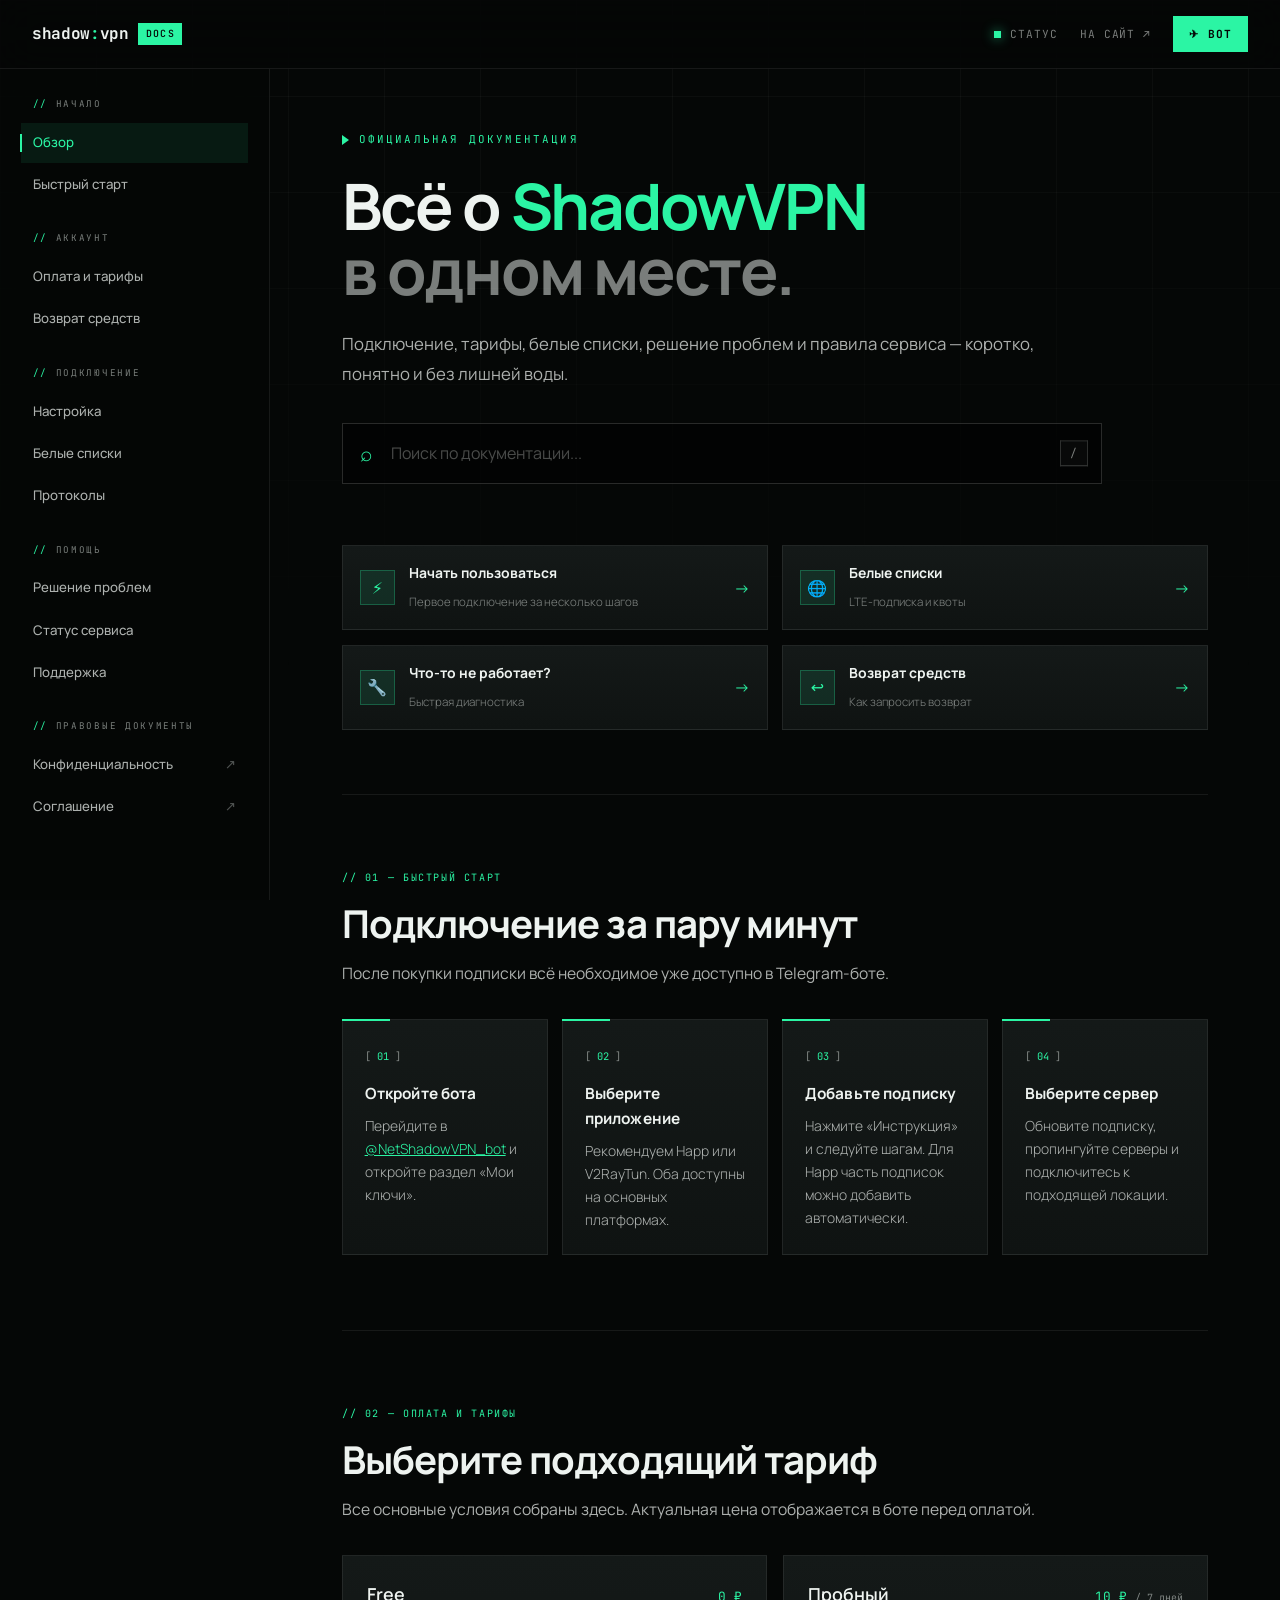
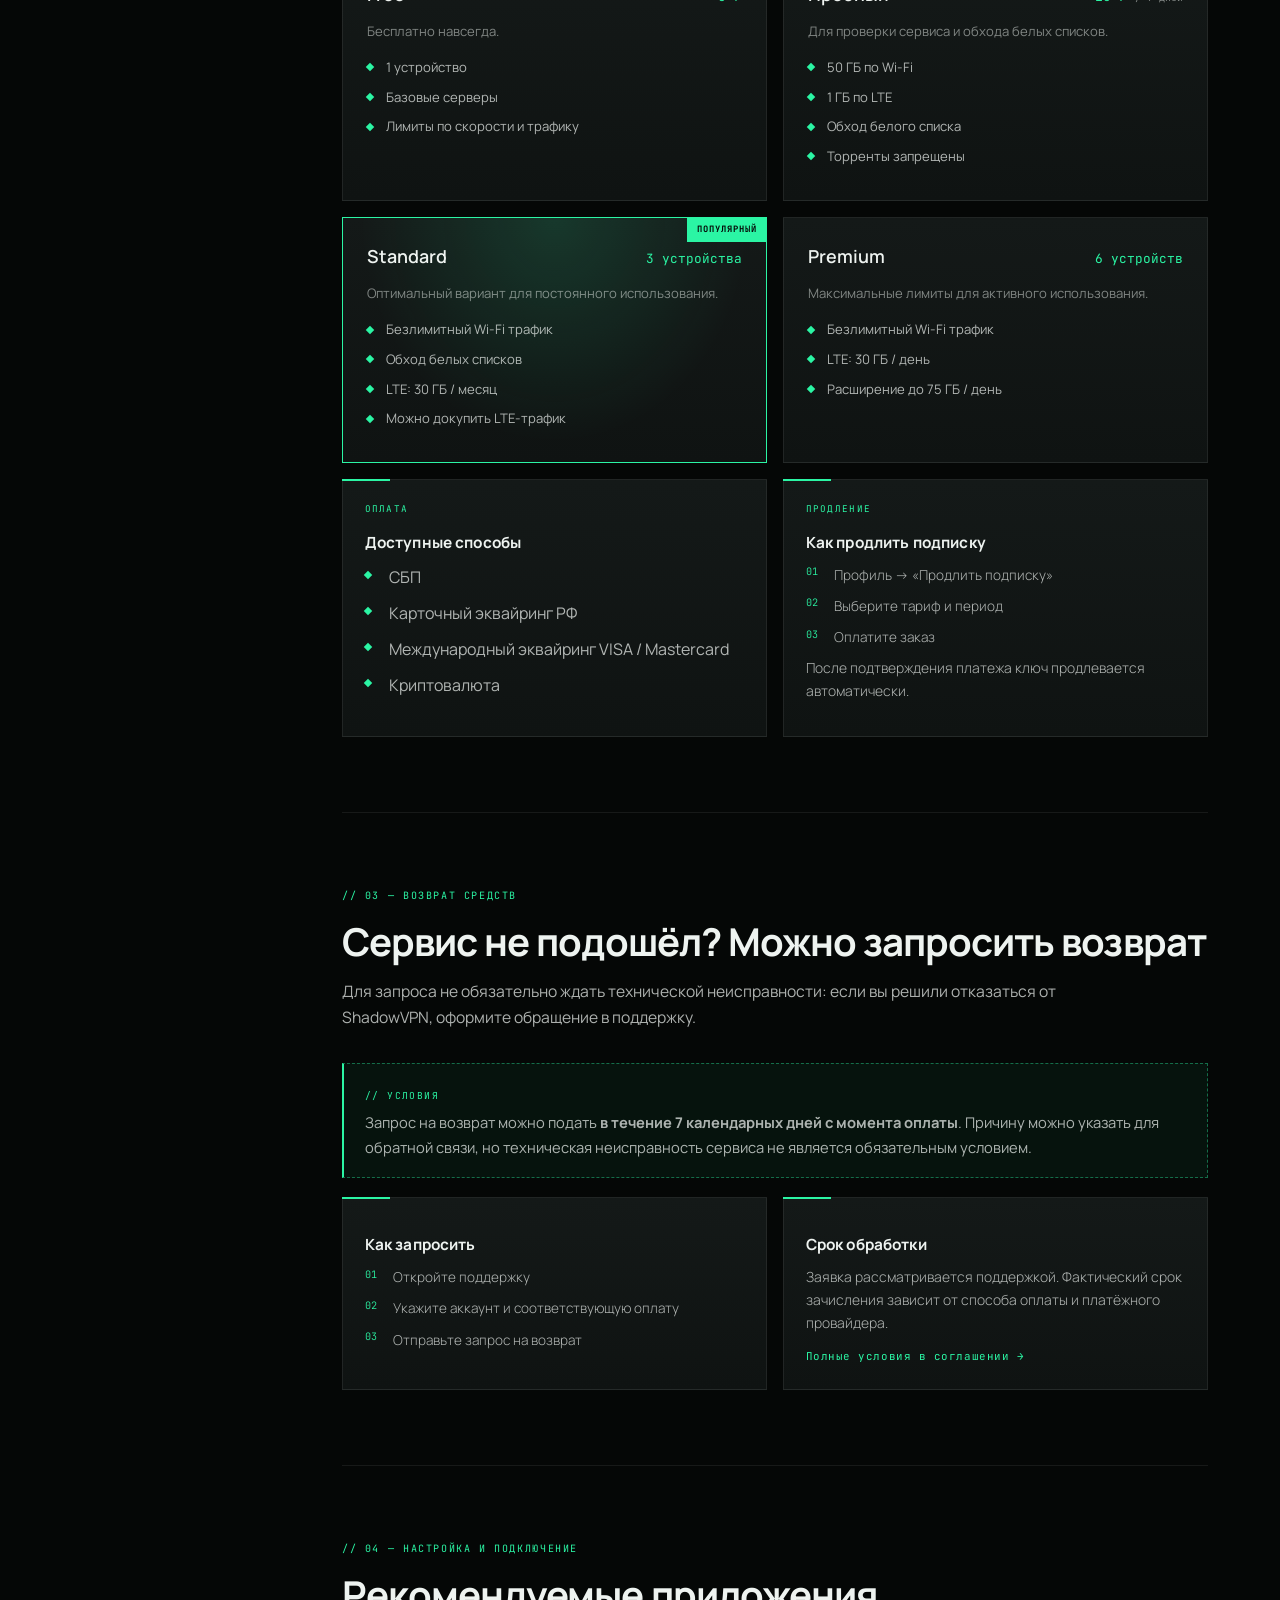
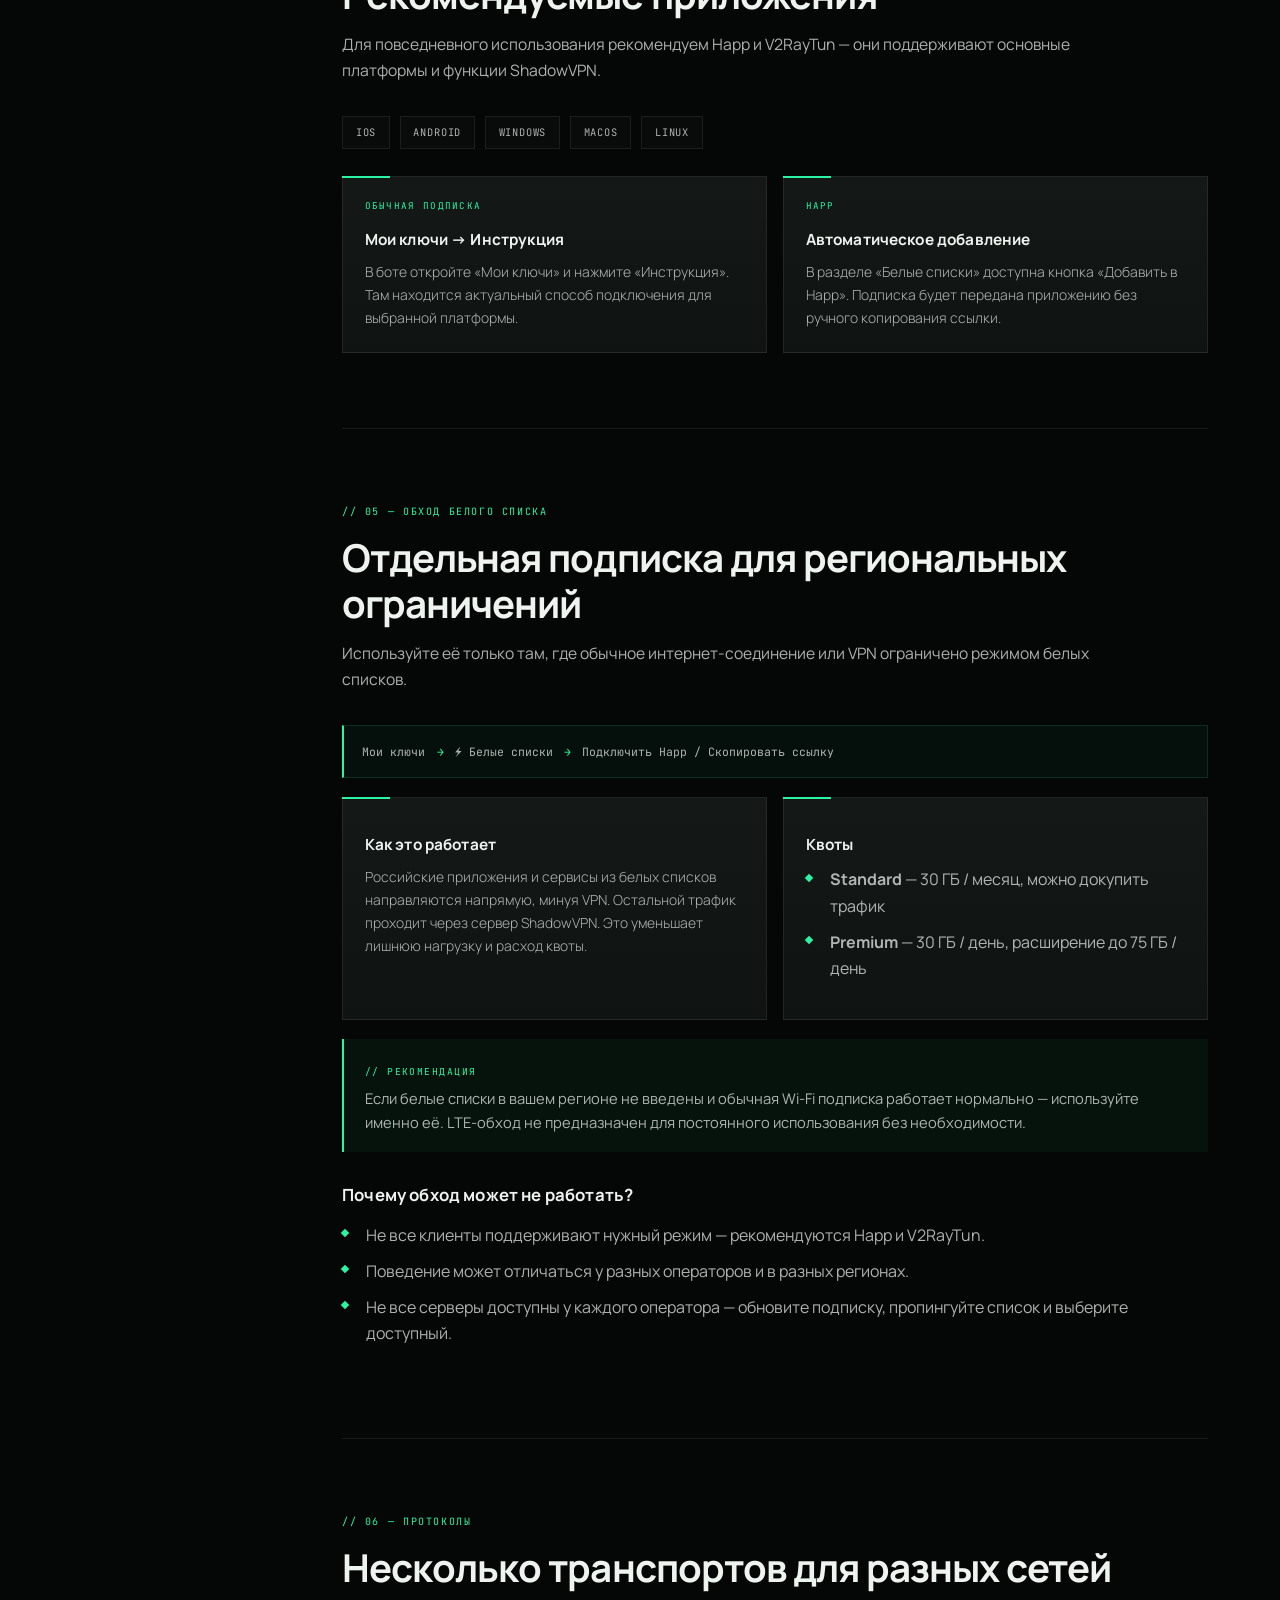
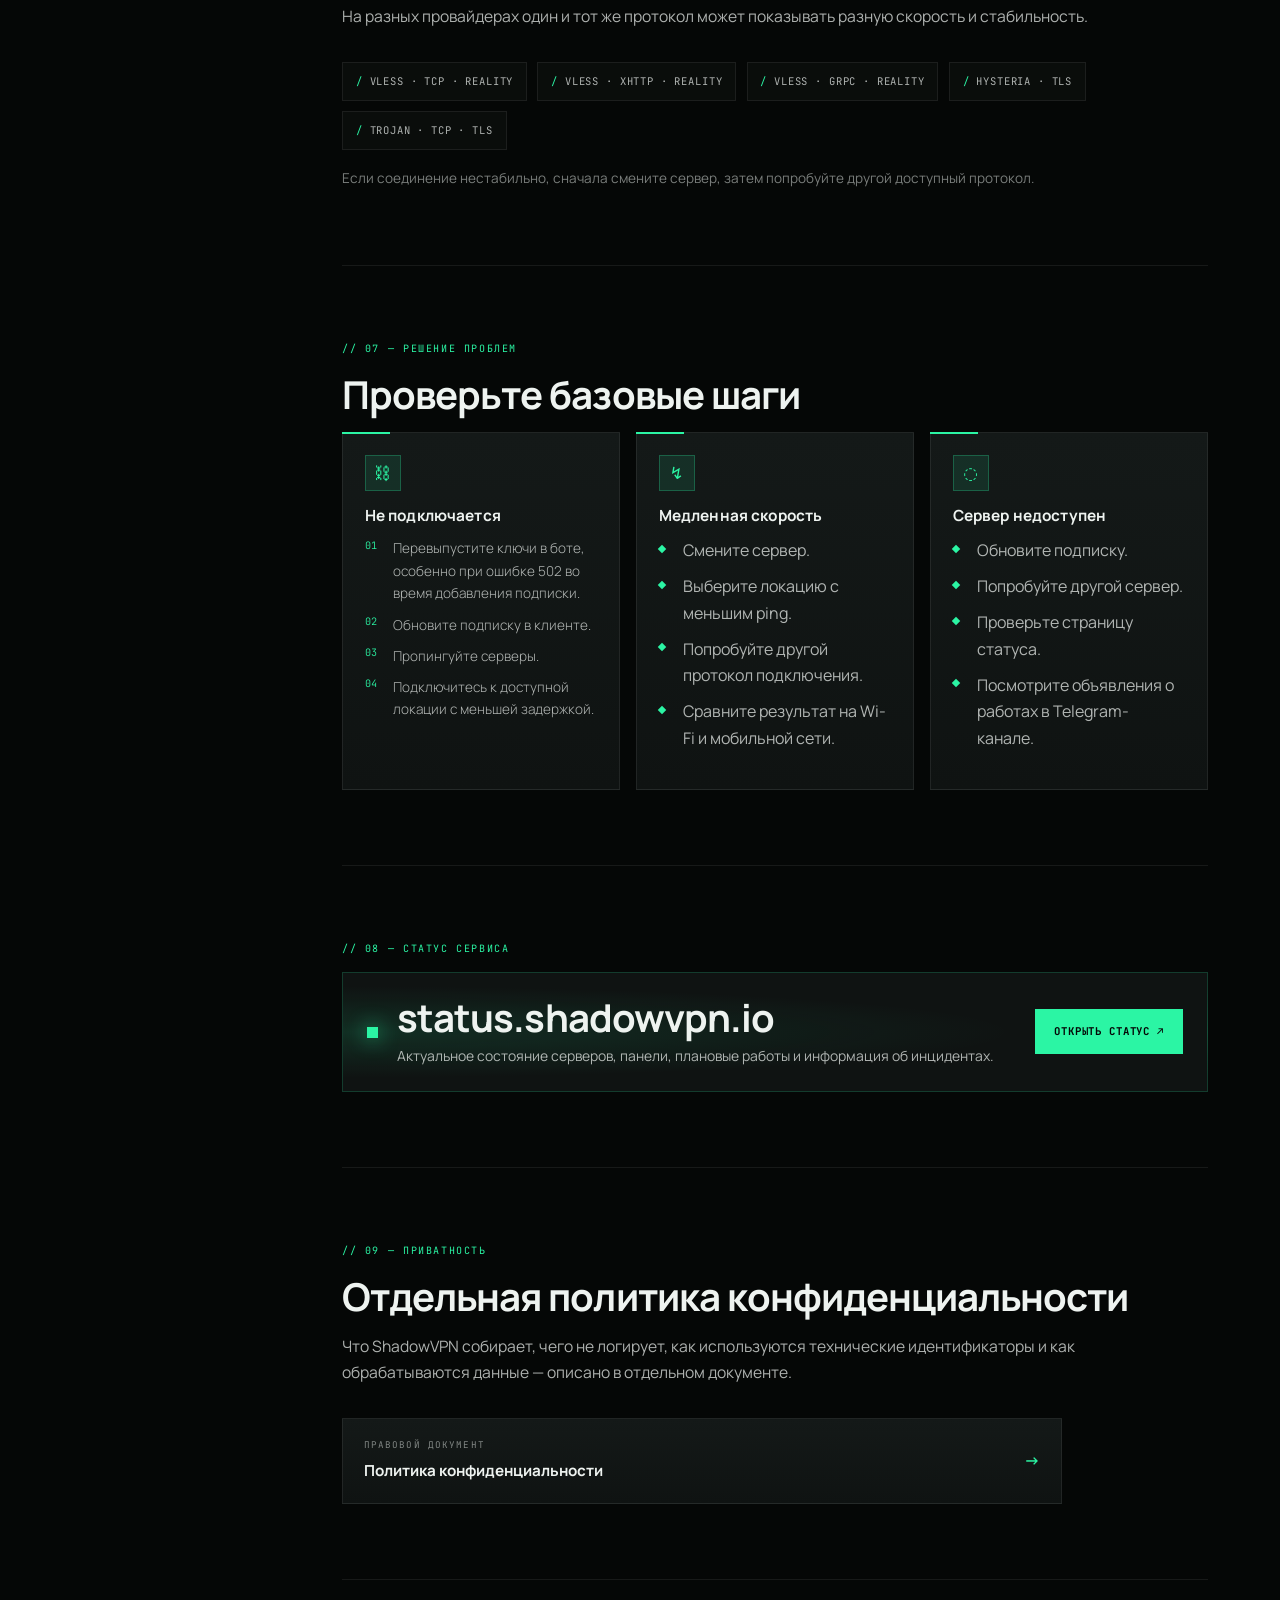
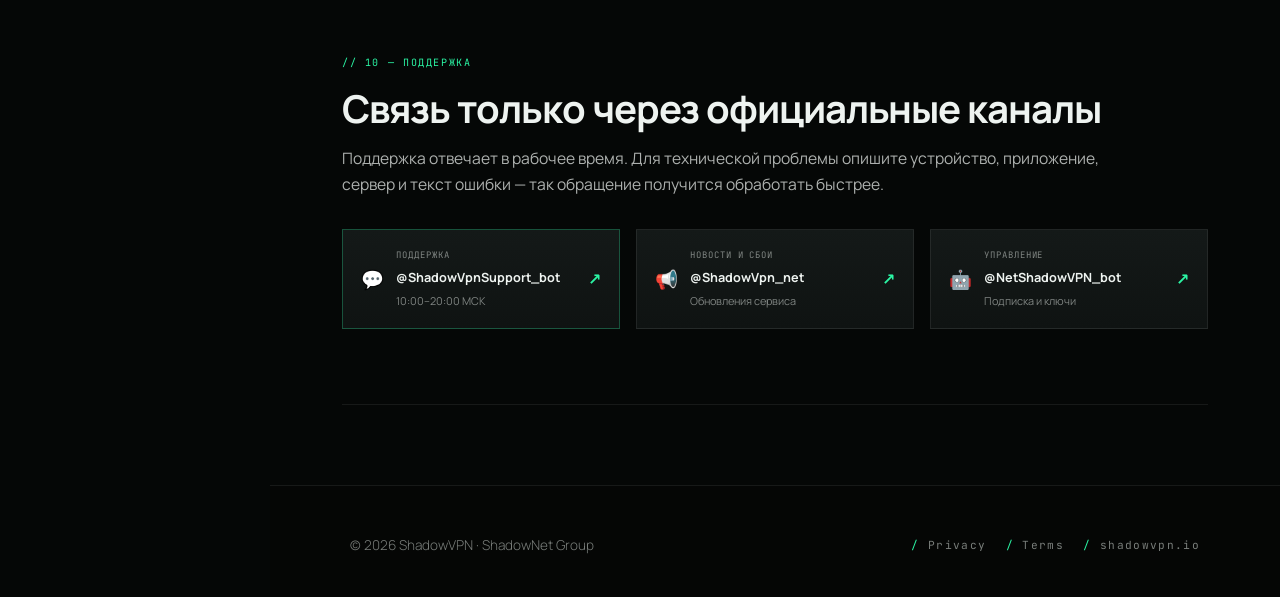
<file: index.html>
<!DOCTYPE html>
<html lang="ru">
<head>
<meta charset="UTF-8">
<meta name="viewport" content="width=device-width, initial-scale=1.0">
<title>ShadowVPN Docs — Документация</title>
<meta name="description" content="Официальная документация ShadowVPN: тарифы, подключение, белые списки, решение проблем, приватность и поддержка.">
<meta name="theme-color" content="#050706">
<link rel="preconnect" href="https://fonts.googleapis.com">
<link rel="preconnect" href="https://fonts.gstatic.com" crossorigin>
<link href="https://fonts.googleapis.com/css2?family=Manrope:wght@400;500;600;700;800&family=JetBrains+Mono:wght@400;500;700&display=swap" rel="stylesheet">
<link rel="stylesheet" href="docs-v2.css?v=20261018-1">
</head>
<body class="docs-home">
<div class="bg-wrap">
  <div class="grid-bg"></div>
</div>

<nav class="docs-topbar">
  <a href="/" class="logo">shadow<b>:</b>vpn <small>docs</small></a>
  <div class="top-actions">
    <a href="https://status.shadowvpn.io" target="_blank" rel="noopener" class="status-link"><span class="status-pulse"></span>Статус</a>
    <a href="https://shadowvpn.io" target="_blank" rel="noopener">На сайт ↗</a>
    <a href="https://t.me/NetShadowVPN_bot" class="nav-tg" target="_blank" rel="noopener">✈ Bot</a>
  </div>
</nav>

<button class="sidebar-toggle" type="button" aria-label="Открыть меню" aria-expanded="false">☰</button>
<div class="sidebar-backdrop" aria-hidden="true"></div>

<aside class="docs-sidebar" aria-label="Навигация по документации">
  <div class="sidebar-scroll">
    <div class="sidebar-group">
      <div class="sidebar-label">Начало</div>
      <a class="sidebar-link active" href="#start">Обзор</a>
      <a class="sidebar-link" href="#quick-start">Быстрый старт</a>
    </div>
    <div class="sidebar-group">
      <div class="sidebar-label">Аккаунт</div>
      <a class="sidebar-link" href="#plans">Оплата и тарифы</a>
      <a class="sidebar-link" href="#refunds">Возврат средств</a>
    </div>
    <div class="sidebar-group">
      <div class="sidebar-label">Подключение</div>
      <a class="sidebar-link" href="#setup">Настройка</a>
      <a class="sidebar-link" href="#whitelist">Белые списки</a>
      <a class="sidebar-link" href="#protocols">Протоколы</a>
    </div>
    <div class="sidebar-group">
      <div class="sidebar-label">Помощь</div>
      <a class="sidebar-link" href="#troubleshooting">Решение проблем</a>
      <a class="sidebar-link" href="#status">Статус сервиса</a>
      <a class="sidebar-link" href="#support">Поддержка</a>
    </div>
    <div class="sidebar-group">
      <div class="sidebar-label">Правовые документы</div>
      <a class="sidebar-link external" href="/privacy/">Конфиденциальность</a>
      <a class="sidebar-link external" href="/terms/">Соглашение</a>
    </div>
  </div>
</aside>

<main class="docs-main">
  <section class="docs-hero" id="start" data-search-title="Обзор документации">
    <div class="crumb reveal">Официальная документация</div>
    <h1 class="reveal">Всё о <em>ShadowVPN</em><br><span class="outline">в одном месте.</span></h1>
    <p class="lead reveal">Подключение, тарифы, белые списки, решение проблем и правила сервиса — коротко, понятно и без лишней воды.</p>

    <div class="docs-search-wrap reveal">
      <span class="search-icon">⌕</span>
      <input id="docs-search" class="docs-search" type="search" placeholder="Поиск по документации..." autocomplete="off" aria-label="Поиск по документации">
      <kbd>/</kbd>
    </div>
    <div id="search-status" class="search-status" aria-live="polite"></div>

    <div class="quick-cards reveal">
      <a href="#quick-start" class="quick-card"><span class="quick-icon">⚡</span><div><strong>Начать пользоваться</strong><small>Первое подключение за несколько шагов</small></div><span>→</span></a>
      <a href="#whitelist" class="quick-card"><span class="quick-icon">🌐</span><div><strong>Белые списки</strong><small>LTE-подписка и квоты</small></div><span>→</span></a>
      <a href="#troubleshooting" class="quick-card"><span class="quick-icon">🔧</span><div><strong>Что-то не работает?</strong><small>Быстрая диагностика</small></div><span>→</span></a>
      <a href="#refunds" class="quick-card"><span class="quick-icon">↩</span><div><strong>Возврат средств</strong><small>Как запросить возврат</small></div><span>→</span></a>
    </div>
  </section>

  <section class="docs-section searchable reveal" id="quick-start" data-search-title="Быстрый старт подключение начать пользоваться">
    <div class="section-eyebrow">// 01 — Быстрый старт</div>
    <h2>Подключение за пару минут</h2>
    <p class="section-intro">После покупки подписки всё необходимое уже доступно в Telegram-боте.</p>
    <div class="steps-grid">
      <div class="step-card"><span class="step-num">01</span><h3>Откройте бота</h3><p>Перейдите в <a href="https://t.me/NetShadowVPN_bot" target="_blank" rel="noopener">@NetShadowVPN_bot</a> и откройте раздел «Мои ключи».</p></div>
      <div class="step-card"><span class="step-num">02</span><h3>Выберите приложение</h3><p>Рекомендуем Happ или V2RayTun. Оба доступны на основных платформах.</p></div>
      <div class="step-card"><span class="step-num">03</span><h3>Добавьте подписку</h3><p>Нажмите «Инструкция» и следуйте шагам. Для Happ часть подписок можно добавить автоматически.</p></div>
      <div class="step-card"><span class="step-num">04</span><h3>Выберите сервер</h3><p>Обновите подписку, пропингуйте серверы и подключитесь к подходящей локации.</p></div>
    </div>
  </section>

  <section class="docs-section searchable reveal" id="plans" data-search-title="Оплата тарифы Free Пробный Standard Premium СБП карты криптовалюта продление">
    <div class="section-eyebrow">// 02 — Оплата и тарифы</div>
    <h2>Выберите подходящий тариф</h2>
    <p class="section-intro">Все основные условия собраны здесь. Актуальная цена отображается в боте перед оплатой.</p>

    <div class="plans-grid">
      <article class="plan-card">
        <div class="plan-top"><span class="plan-name">Free</span><span class="plan-price">0 ₽</span></div>
        <p>Бесплатно навсегда.</p>
        <ul class="feature-list"><li>1 устройство</li><li>Базовые серверы</li><li>Лимиты по скорости и трафику</li></ul>
      </article>
      <article class="plan-card">
        <div class="plan-top"><span class="plan-name">Пробный</span><span class="plan-price">10 ₽ <small>/ 7 дней</small></span></div>
        <p>Для проверки сервиса и обхода белых списков.</p>
        <ul class="feature-list"><li>50 ГБ по Wi-Fi</li><li>1 ГБ по LTE</li><li>Обход белого списка</li><li>Торренты запрещены</li></ul>
      </article>
      <article class="plan-card featured">
        <span class="plan-badge">Популярный</span>
        <div class="plan-top"><span class="plan-name">Standard</span><span class="plan-price">3 устройства</span></div>
        <p>Оптимальный вариант для постоянного использования.</p>
        <ul class="feature-list"><li>Безлимитный Wi-Fi трафик</li><li>Обход белых списков</li><li>LTE: 30 ГБ / месяц</li><li>Можно докупить LTE-трафик</li></ul>
      </article>
      <article class="plan-card">
        <div class="plan-top"><span class="plan-name">Premium</span><span class="plan-price">6 устройств</span></div>
        <p>Максимальные лимиты для активного использования.</p>
        <ul class="feature-list"><li>Безлимитный Wi-Fi трафик</li><li>LTE: 30 ГБ / день</li><li>Расширение до 75 ГБ / день</li></ul>
      </article>
    </div>

    <div class="info-grid two-col">
      <div class="info-card"><div class="info-tag">Оплата</div><h3>Доступные способы</h3><ul class="doc-list"><li>СБП</li><li>Карточный эквайринг РФ</li><li>Международный эквайринг VISA / Mastercard</li><li>Криптовалюта</li></ul></div>
      <div class="info-card"><div class="info-tag">Продление</div><h3>Как продлить подписку</h3><ol class="number-list"><li>Профиль → «Продлить подписку»</li><li>Выберите тариф и период</li><li>Оплатите заказ</li></ol><p>После подтверждения платежа ключ продлевается автоматически.</p></div>
    </div>
  </section>

  <section class="docs-section searchable reveal" id="refunds" data-search-title="Возврат средств возвратить деньги refund 7 дней не понравился">
    <div class="section-eyebrow">// 03 — Возврат средств</div>
    <h2>Сервис не подошёл? Можно запросить возврат</h2>
    <p class="section-intro">Для запроса не обязательно ждать технической неисправности: если вы решили отказаться от ShadowVPN, оформите обращение в поддержку.</p>
    <div class="callout accent-callout">
      <span class="callout-tag">// Условия</span>
      <p>Запрос на возврат можно подать <strong>в течение 7 календарных дней с момента оплаты</strong>. Причину можно указать для обратной связи, но техническая неисправность сервиса не является обязательным условием.</p>
    </div>
    <div class="info-grid two-col">
      <div class="info-card"><h3>Как запросить</h3><ol class="number-list"><li>Откройте поддержку</li><li>Укажите аккаунт и соответствующую оплату</li><li>Отправьте запрос на возврат</li></ol></div>
      <div class="info-card"><h3>Срок обработки</h3><p>Заявка рассматривается поддержкой. Фактический срок зачисления зависит от способа оплаты и платёжного провайдера.</p><a class="text-link" href="/terms/#refunds">Полные условия в соглашении →</a></div>
    </div>
  </section>

  <section class="docs-section searchable reveal" id="setup" data-search-title="Настройка подключение приложения Happ V2RayTun iOS Android Windows macOS Linux инструкция ключи">
    <div class="section-eyebrow">// 04 — Настройка и подключение</div>
    <h2>Рекомендуемые приложения</h2>
    <p class="section-intro">Для повседневного использования рекомендуем Happ и V2RayTun — они поддерживают основные платформы и функции ShadowVPN.</p>
    <div class="platform-row"><span>iOS</span><span>Android</span><span>Windows</span><span>macOS</span><span>Linux</span></div>
    <div class="info-grid two-col">
      <div class="info-card"><div class="info-tag">Обычная подписка</div><h3>Мои ключи → Инструкция</h3><p>В боте откройте «Мои ключи» и нажмите «Инструкция». Там находится актуальный способ подключения для выбранной платформы.</p></div>
      <div class="info-card"><div class="info-tag">Happ</div><h3>Автоматическое добавление</h3><p>В разделе «Белые списки» доступна кнопка «Добавить в Happ». Подписка будет передана приложению без ручного копирования ссылки.</p></div>
    </div>
  </section>

  <section class="docs-section searchable reveal" id="whitelist" data-search-title="Белые списки LTE обход белого списка квоты Standard Premium 30 ГБ 75 ГБ операторы Крым">
    <div class="section-eyebrow">// 05 — Обход белого списка</div>
    <h2>Отдельная подписка для региональных ограничений</h2>
    <p class="section-intro">Используйте её только там, где обычное интернет-соединение или VPN ограничено режимом белых списков.</p>
    <div class="path-box"><span>Мои ключи</span><b>→</b><span>⚡ Белые списки</span><b>→</b><span>Подключить Happ / Скопировать ссылку</span></div>
    <div class="info-grid two-col">
      <div class="info-card"><h3>Как это работает</h3><p>Российские приложения и сервисы из белых списков направляются напрямую, минуя VPN. Остальной трафик проходит через сервер ShadowVPN. Это уменьшает лишнюю нагрузку и расход квоты.</p></div>
      <div class="info-card"><h3>Квоты</h3><ul class="doc-list"><li><strong>Standard</strong> — 30 ГБ / месяц, можно докупить трафик</li><li><strong>Premium</strong> — 30 ГБ / день, расширение до 75 ГБ / день</li></ul></div>
    </div>
    <div class="callout"><span class="callout-tag">// Рекомендация</span><p>Если белые списки в вашем регионе не введены и обычная Wi-Fi подписка работает нормально — используйте именно её. LTE-обход не предназначен для постоянного использования без необходимости.</p></div>
    <h3 class="subheading">Почему обход может не работать?</h3>
    <ul class="doc-list wide-list"><li>Не все клиенты поддерживают нужный режим — рекомендуются Happ и V2RayTun.</li><li>Поведение может отличаться у разных операторов и в разных регионах.</li><li>Не все серверы доступны у каждого оператора — обновите подписку, пропингуйте список и выберите доступный.</li></ul>
  </section>

  <section class="docs-section searchable reveal" id="protocols" data-search-title="Протоколы vless tcp reality xhttp grpc hysteria tls trojan">
    <div class="section-eyebrow">// 06 — Протоколы</div>
    <h2>Несколько транспортов для разных сетей</h2>
    <p class="section-intro">На разных провайдерах один и тот же протокол может показывать разную скорость и стабильность.</p>
    <div class="protocol-grid">
      <span>VLESS · TCP · Reality</span>
      <span>VLESS · XHTTP · Reality</span>
      <span>VLESS · gRPC · Reality</span>
      <span>Hysteria · TLS</span>
      <span>Trojan · TCP · TLS</span>
    </div>
    <p class="muted-note">Если соединение нестабильно, сначала смените сервер, затем попробуйте другой доступный протокол.</p>
  </section>

  <section class="docs-section searchable reveal" id="troubleshooting" data-search-title="Технические проблемы не подключается медленная скорость 502 сервер нода недоступна ping обновить подписку перевыпустить ключи">
    <div class="section-eyebrow">// 07 — Решение проблем</div>
    <h2>Проверьте базовые шаги</h2>
    <div class="trouble-grid">
      <article class="trouble-card">
        <span class="trouble-icon">⛓</span><h3>Не подключается</h3>
        <ol class="number-list"><li>Перевыпустите ключи в боте, особенно при ошибке 502 во время добавления подписки.</li><li>Обновите подписку в клиенте.</li><li>Пропингуйте серверы.</li><li>Подключитесь к доступной локации с меньшей задержкой.</li></ol>
      </article>
      <article class="trouble-card">
        <span class="trouble-icon">↯</span><h3>Медленная скорость</h3>
        <ul class="doc-list"><li>Смените сервер.</li><li>Выберите локацию с меньшим ping.</li><li>Попробуйте другой протокол подключения.</li><li>Сравните результат на Wi-Fi и мобильной сети.</li></ul>
      </article>
      <article class="trouble-card">
        <span class="trouble-icon">◌</span><h3>Сервер недоступен</h3>
        <ul class="doc-list"><li>Обновите подписку.</li><li>Попробуйте другой сервер.</li><li>Проверьте страницу статуса.</li><li>Посмотрите объявления о работах в Telegram-канале.</li></ul>
      </article>
    </div>
  </section>

  <section class="docs-section searchable reveal" id="status" data-search-title="Статус сервис серверы панель сбои работы status shadowvpn">
    <div class="section-eyebrow">// 08 — Статус сервиса</div>
    <div class="status-panel">
      <div><span class="status-pulse large"></span></div>
      <div><h2>status.shadowvpn.io</h2><p>Актуальное состояние серверов, панели, плановые работы и информация об инцидентах.</p></div>
      <a class="primary-btn" href="https://status.shadowvpn.io" target="_blank" rel="noopener">Открыть статус ↗</a>
    </div>
  </section>

  <section class="docs-section searchable reveal" id="privacy" data-search-title="Приватность конфиденциальность данные логи no logs privacy">
    <div class="section-eyebrow">// 09 — Приватность</div>
    <h2>Отдельная политика конфиденциальности</h2>
    <p class="section-intro">Что ShadowVPN собирает, чего не логирует, как используются технические идентификаторы и как обрабатываются данные — описано в отдельном документе.</p>
    <a class="doc-link-card" href="/privacy/"><span><small>Правовой документ</small><strong>Политика конфиденциальности</strong></span><b>→</b></a>
  </section>

  <section class="docs-section searchable reveal" id="support" data-search-title="Поддержка связаться Telegram бот время 10 20 МСК новости канал">
    <div class="section-eyebrow">// 10 — Поддержка</div>
    <h2>Связь только через официальные каналы</h2>
    <p class="section-intro">Поддержка отвечает в рабочее время. Для технической проблемы опишите устройство, приложение, сервер и текст ошибки — так обращение получится обработать быстрее.</p>
    <div class="support-grid">
      <a class="support-card primary" href="https://t.me/ShadowVpnSupport_bot" target="_blank" rel="noopener"><span>💬</span><div><small>Поддержка</small><strong>@ShadowVpnSupport_bot</strong><p>10:00–20:00 МСК</p></div><b>↗</b></a>
      <a class="support-card" href="https://t.me/ShadowVpn_net" target="_blank" rel="noopener"><span>📢</span><div><small>Новости и сбои</small><strong>@ShadowVpn_net</strong><p>Обновления сервиса</p></div><b>↗</b></a>
      <a class="support-card" href="https://t.me/NetShadowVPN_bot" target="_blank" rel="noopener"><span>🤖</span><div><small>Управление</small><strong>@NetShadowVPN_bot</strong><p>Подписка и ключи</p></div><b>↗</b></a>
    </div>
  </section>

  <div class="no-results" id="no-results" hidden>
    <span>⌕</span><h2>Ничего не найдено</h2><p>Попробуйте изменить запрос или воспользуйтесь меню слева.</p>
  </div>
</main>

<footer class="docs-footer">
  <div class="footer-inner">
    <div class="left"><span class="logo-dot"></span><span>© <span data-year>2026</span> ShadowVPN · ShadowNet Group</span></div>
    <div class="right"><a href="/privacy/">Privacy</a><a href="/terms/">Terms</a><a href="https://shadowvpn.io" target="_blank" rel="noopener">shadowvpn.io</a></div>
  </div>
</footer>

<script src="docs-v2.js?v=20261018-1"></script>
</body>
</html>
</file>
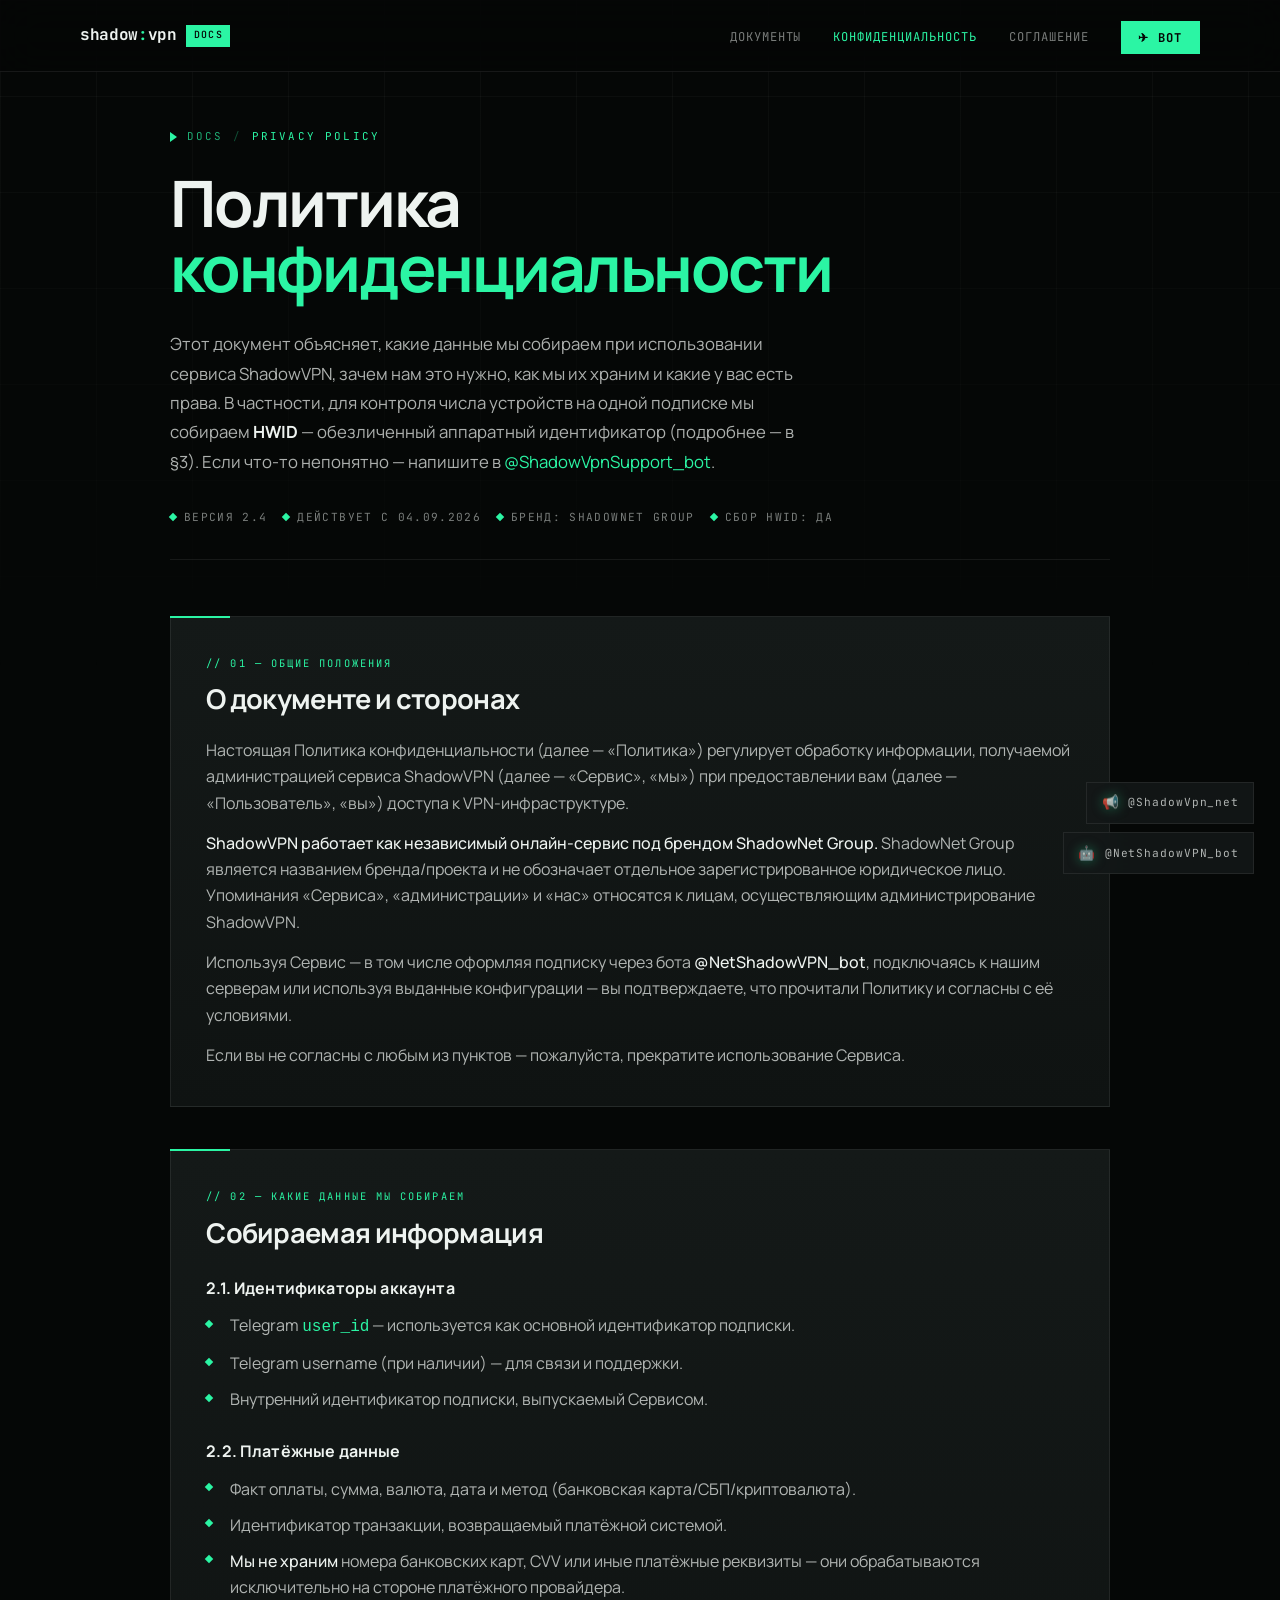
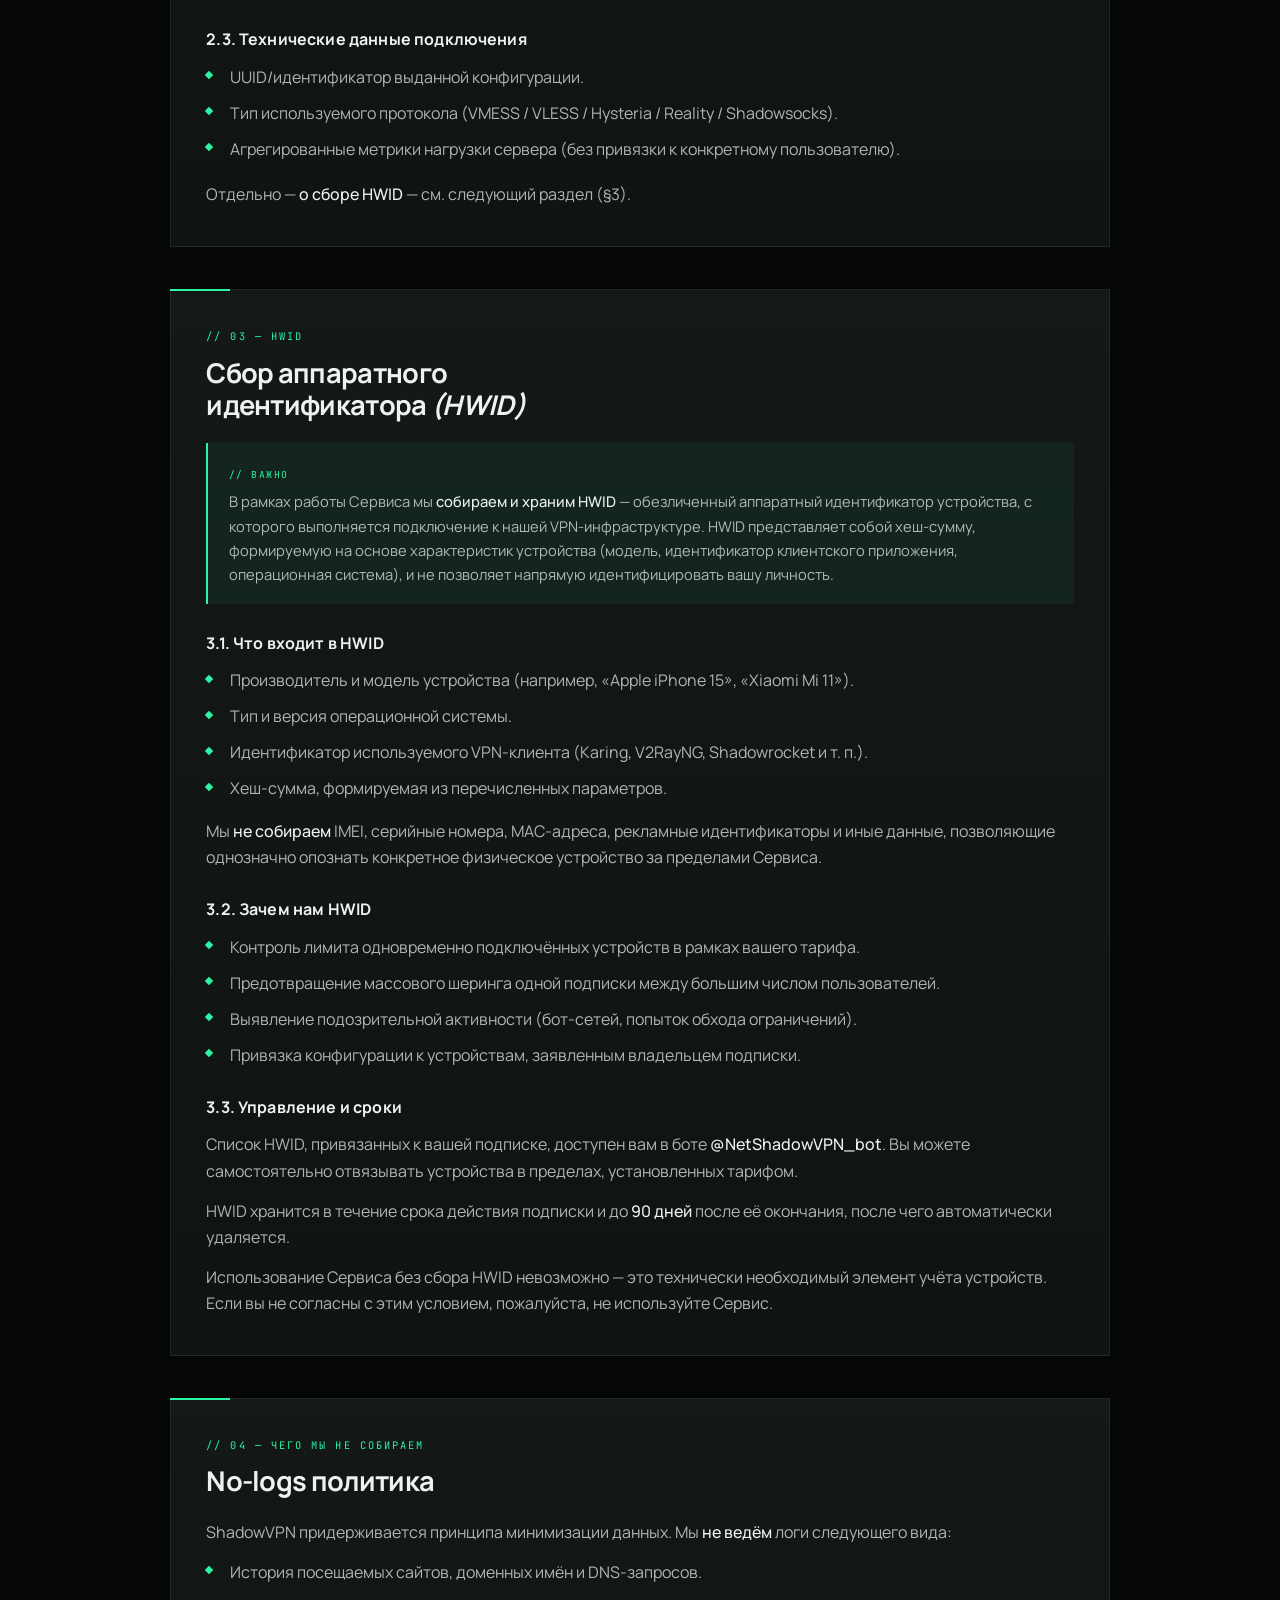
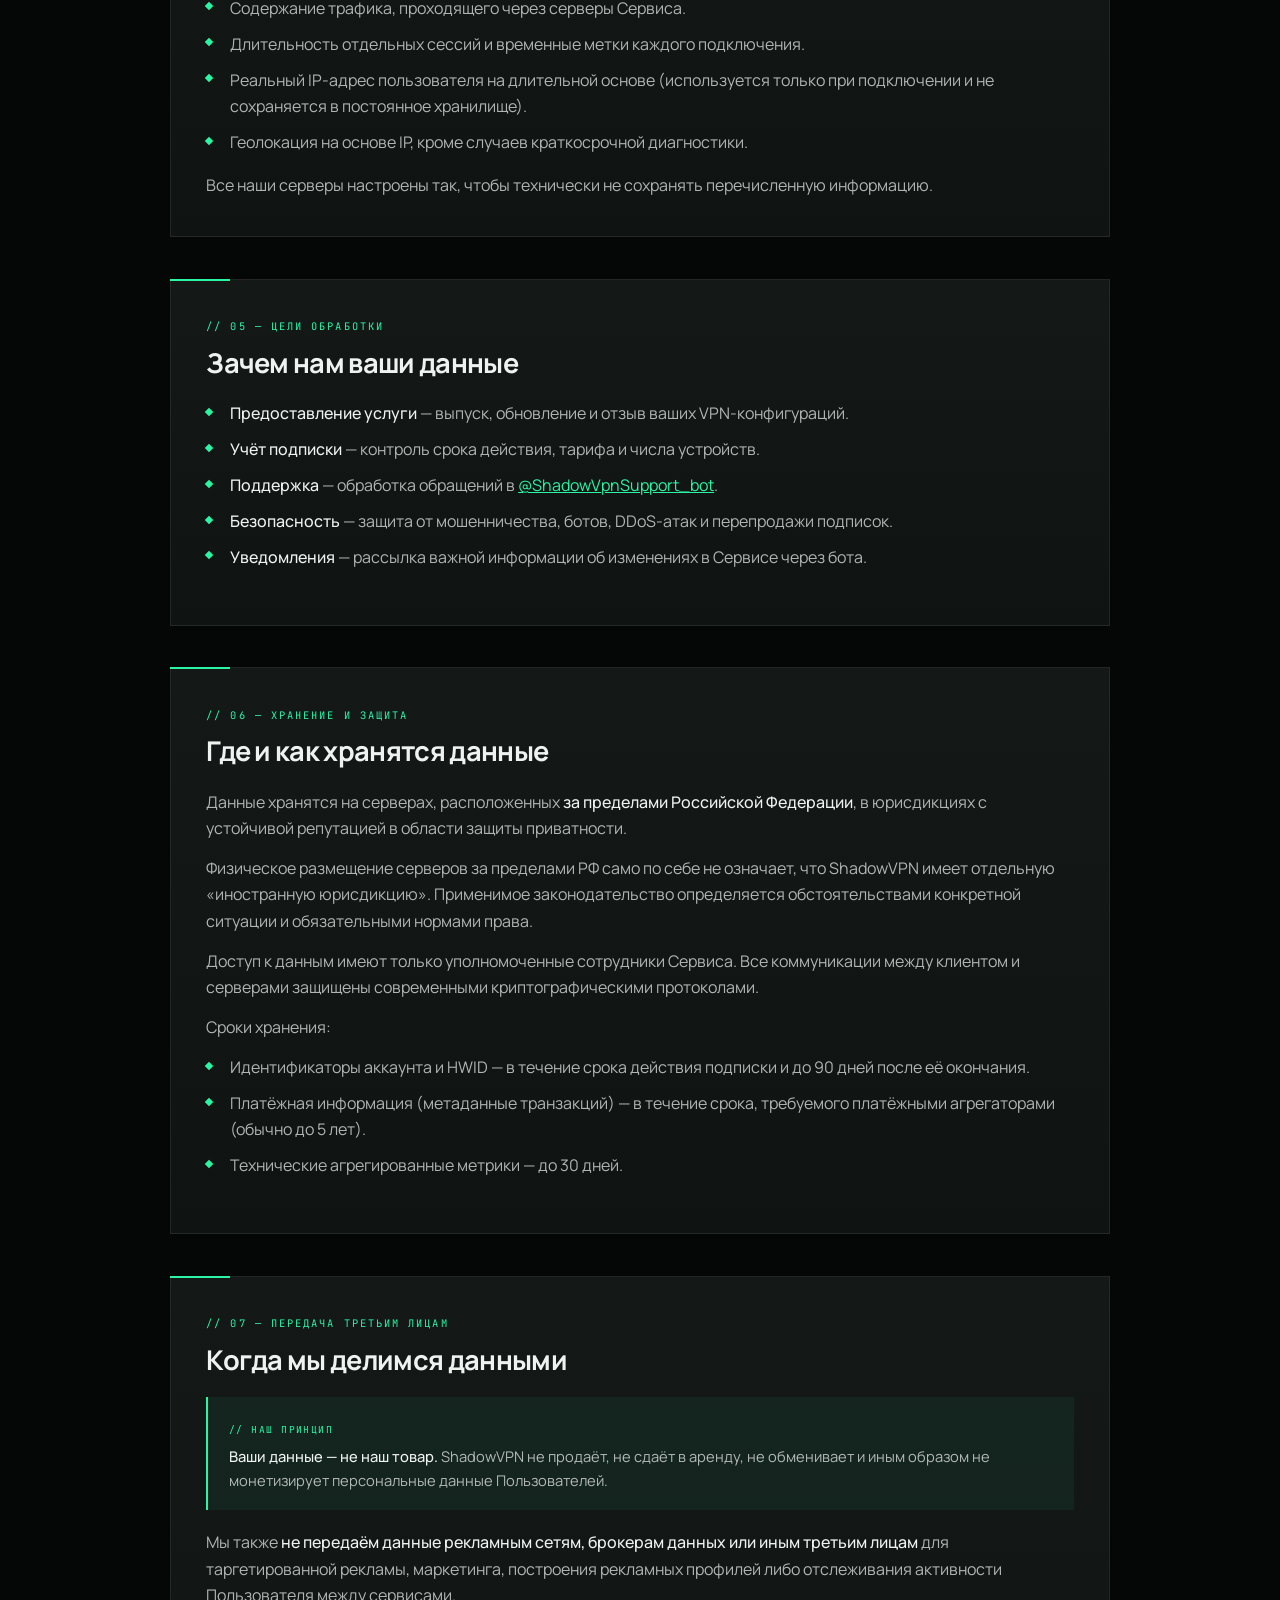
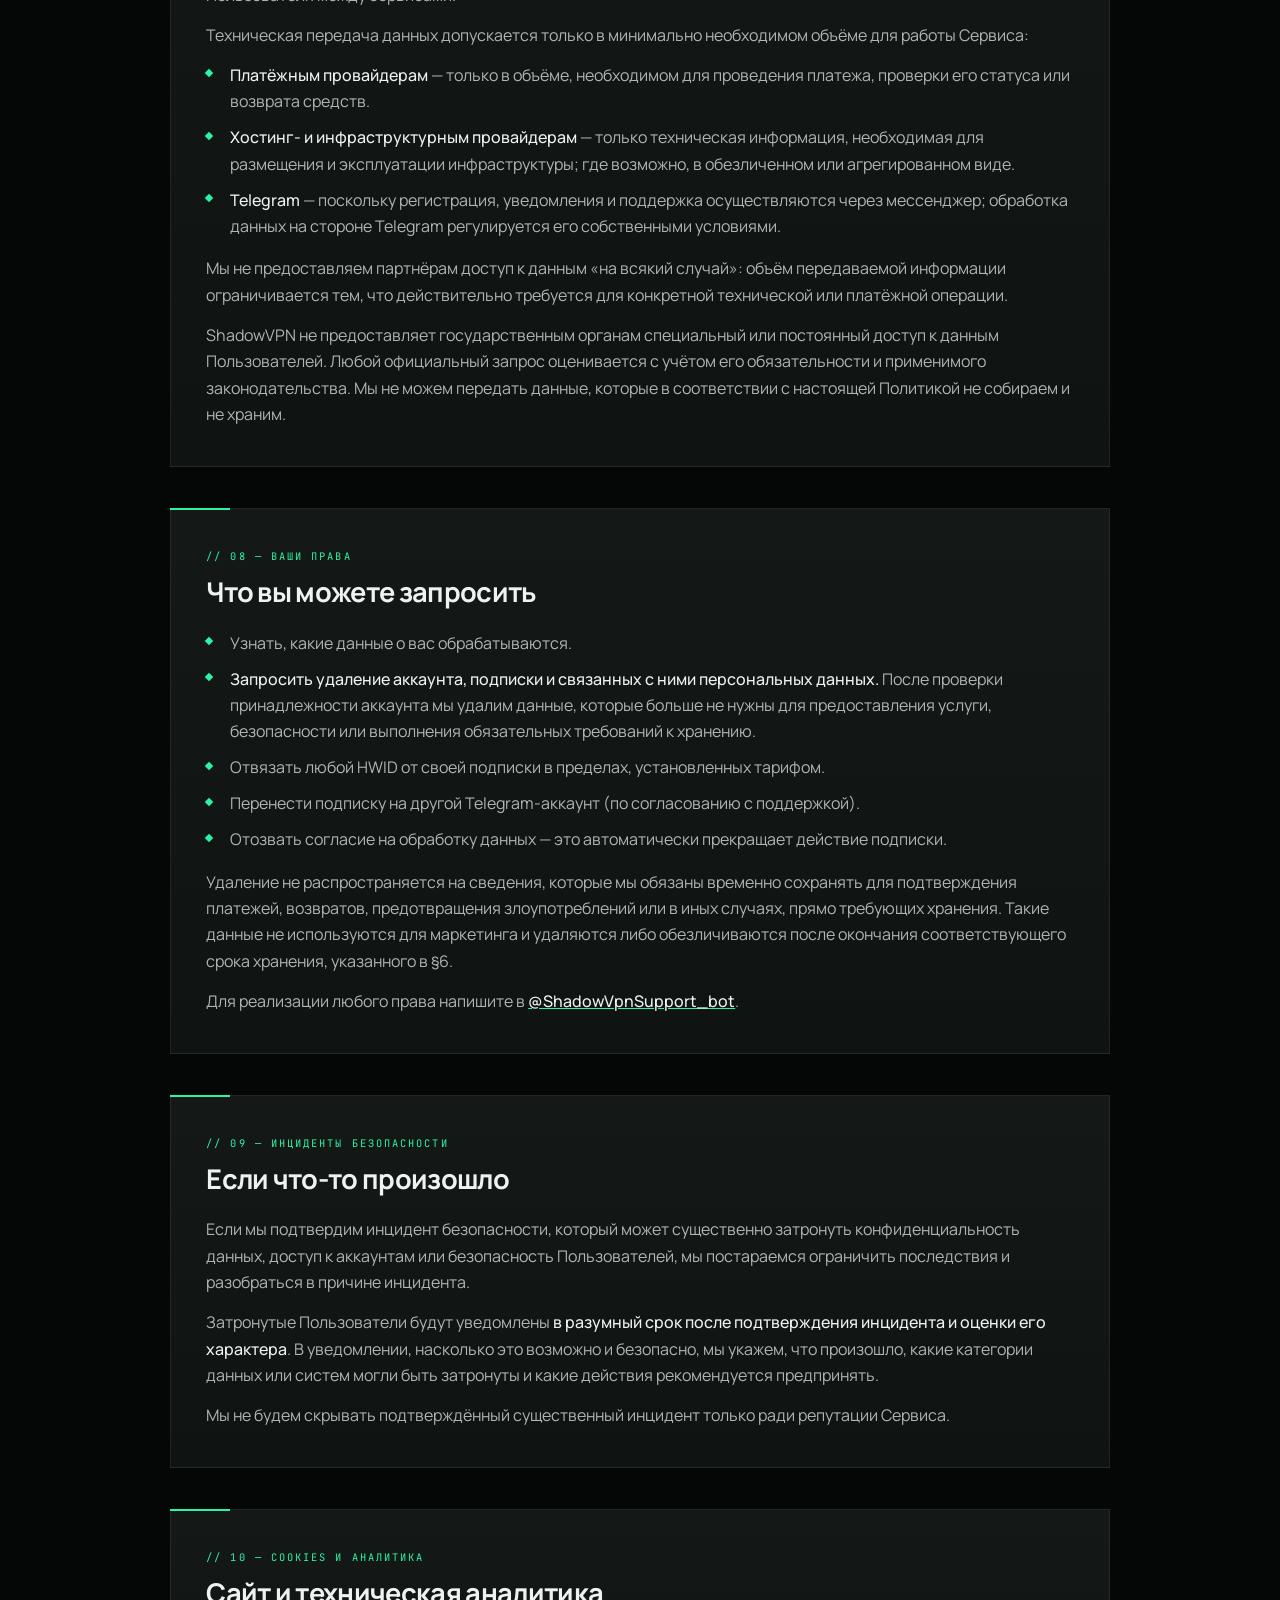
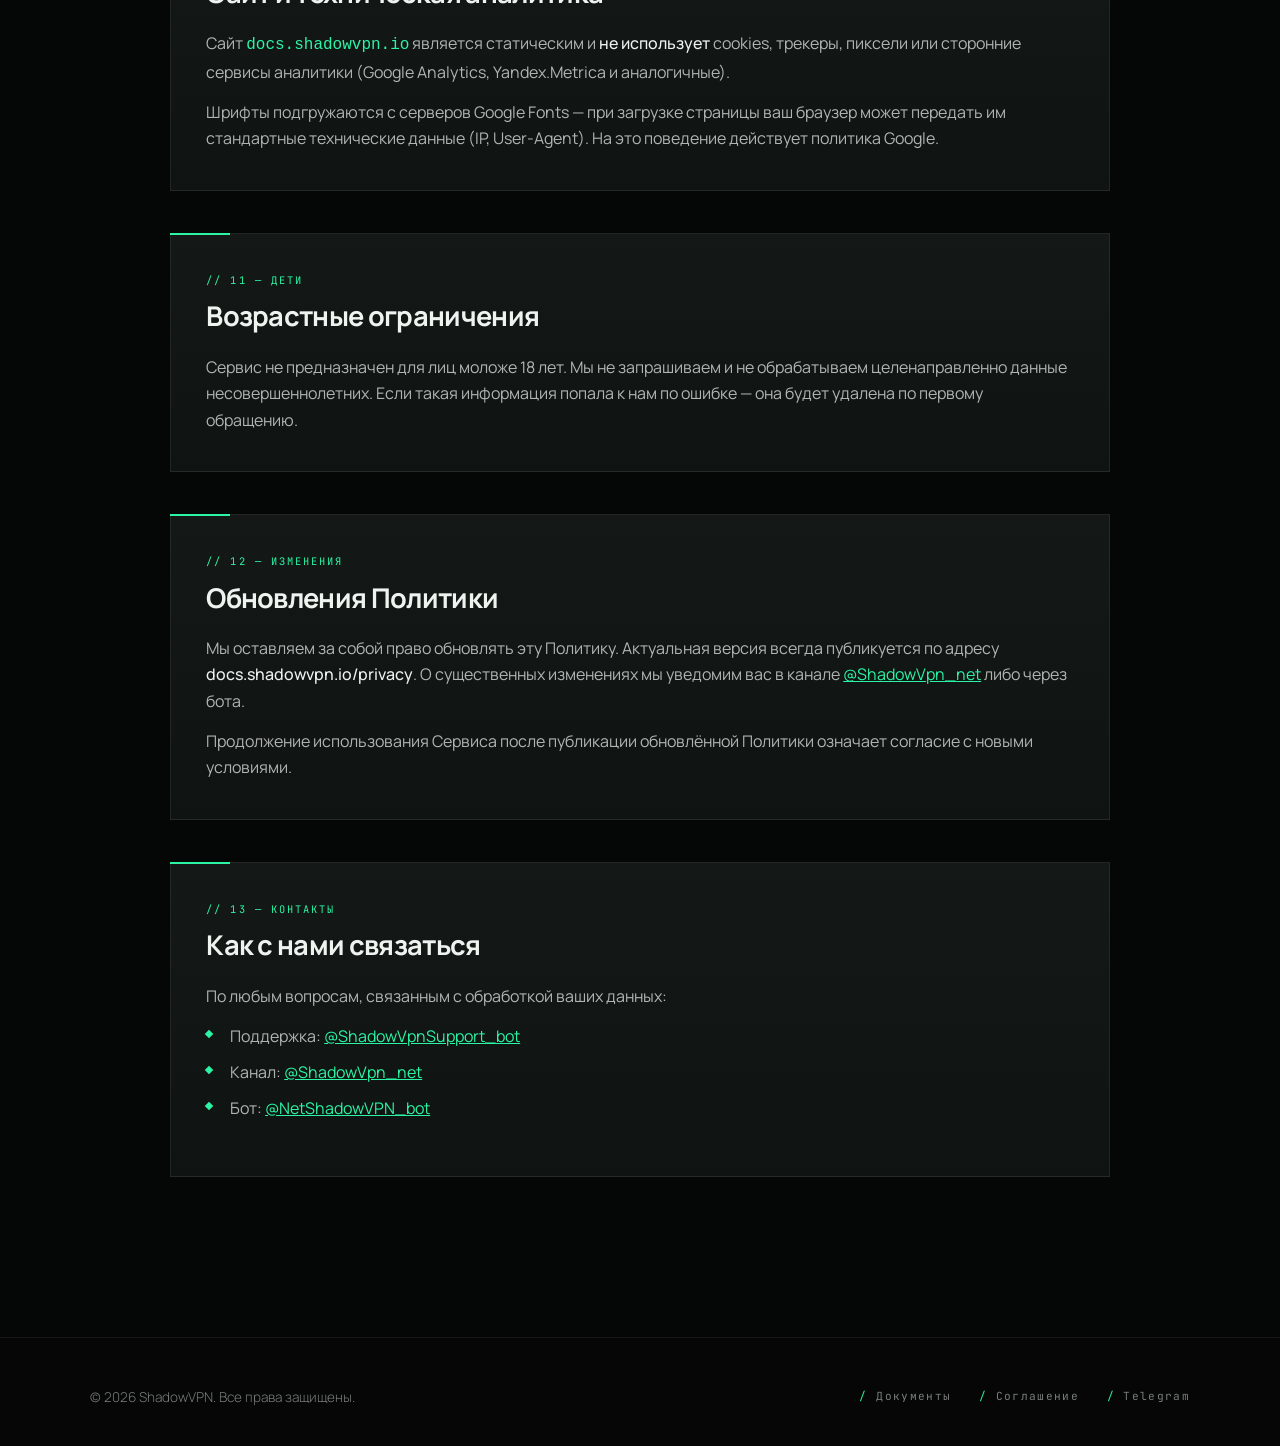
<file: privacy/index.html>
<!DOCTYPE html>
<html lang="ru">
<head>
<meta charset="UTF-8">
<meta name="viewport" content="width=device-width, initial-scale=1.0">
<title>Политика конфиденциальности — ShadowVPN</title>
<meta name="description" content="Политика конфиденциальности сервиса ShadowVPN. Какие данные мы собираем, как храним и кому передаём.">
<link rel="preconnect" href="https://fonts.googleapis.com">
<link rel="preconnect" href="https://fonts.gstatic.com" crossorigin>
<link href="https://fonts.googleapis.com/css2?family=Manrope:wght@400;500;600;700;800&family=JetBrains+Mono:wght@400;500;700&display=swap" rel="stylesheet">
<link rel="stylesheet" href="/style.css?v=20261018-1">
</head>
<body>

<div class="bg-wrap">
  <div class="grid-bg"></div>
</div>

<nav>
  <a href="/" class="logo">shadow<b>:</b>vpn <small>docs</small></a>
  <ul class="nav-links">
    <li><a href="/">Документы</a></li>
    <li><a href="/privacy/" class="active">Конфиденциальность</a></li>
    <li><a href="/terms/">Соглашение</a></li>
    <li><a href="https://t.me/NetShadowVPN_bot" class="nav-tg" target="_blank" rel="noopener">✈ Bot</a></li>
  </ul>
</nav>

<main class="page">

  <div class="crumb reveal">
    <a href="/">Docs</a>
    <span class="crumb-sep">/</span>
    Privacy Policy
  </div>

  <h1 class="reveal">
    Политика<br>
    <em>конфиденциальности</em>
  </h1>

  <p class="lead reveal">
    Этот документ объясняет, какие данные мы собираем при использовании сервиса ShadowVPN, зачем нам это нужно, как мы их храним и какие у вас есть права. В частности, для контроля числа устройств на одной подписке мы собираем <strong style="color:var(--text);">HWID</strong> — обезличенный аппаратный идентификатор (подробнее — в §3). Если что-то непонятно — напишите в <a href="https://t.me/ShadowVpnSupport_bot" style="color:var(--pink);text-decoration:none;" target="_blank" rel="noopener">@ShadowVpnSupport_bot</a>.
  </p>

  <div class="meta-row reveal">
    <span>Версия 2.4</span>
    <span>Действует с 04.09.2026</span>
    <span>Бренд: ShadowNet Group</span>
    <span>Сбор HWID: да</span>
  </div>

  <div class="doc">

    <section class="doc-section reveal">
      <div class="doc-num">// 01 — Общие положения</div>
      <h2>О документе и сторонах</h2>
      <p>Настоящая Политика конфиденциальности (далее — «Политика») регулирует обработку информации, получаемой администрацией сервиса ShadowVPN (далее — «Сервис», «мы») при предоставлении вам (далее — «Пользователь», «вы») доступа к VPN-инфраструктуре.</p>
      <p><strong>ShadowVPN работает как независимый онлайн-сервис под брендом ShadowNet Group.</strong> ShadowNet Group является названием бренда/проекта и не обозначает отдельное зарегистрированное юридическое лицо. Упоминания «Сервиса», «администрации» и «нас» относятся к лицам, осуществляющим администрирование ShadowVPN.</p>
      <p>Используя Сервис — в том числе оформляя подписку через бота <strong>@NetShadowVPN_bot</strong>, подключаясь к нашим серверам или используя выданные конфигурации — вы подтверждаете, что прочитали Политику и согласны с её условиями.</p>
      <p>Если вы не согласны с любым из пунктов — пожалуйста, прекратите использование Сервиса.</p>
    </section>

    <section class="doc-section reveal">
      <div class="doc-num">// 02 — Какие данные мы собираем</div>
      <h2>Собираемая информация</h2>

      <h3>2.1. Идентификаторы аккаунта</h3>
      <ul class="doc-list">
        <li>Telegram <code style="font-family:'DM Mono',monospace;color:var(--mint);">user_id</code> — используется как основной идентификатор подписки.</li>
        <li>Telegram username (при наличии) — для связи и поддержки.</li>
        <li>Внутренний идентификатор подписки, выпускаемый Сервисом.</li>
      </ul>

      <h3>2.2. Платёжные данные</h3>
      <ul class="doc-list">
        <li>Факт оплаты, сумма, валюта, дата и метод (банковская карта/СБП/криптовалюта).</li>
        <li>Идентификатор транзакции, возвращаемый платёжной системой.</li>
        <li><strong>Мы не храним</strong> номера банковских карт, CVV или иные платёжные реквизиты — они обрабатываются исключительно на стороне платёжного провайдера.</li>
      </ul>

      <h3>2.3. Технические данные подключения</h3>
      <ul class="doc-list">
        <li>UUID/идентификатор выданной конфигурации.</li>
        <li>Тип используемого протокола (VMESS / VLESS / Hysteria / Reality / Shadowsocks).</li>
        <li>Агрегированные метрики нагрузки сервера (без привязки к конкретному пользователю).</li>
      </ul>

      <p style="margin-top:1.2rem;">Отдельно — <strong>о сборе HWID</strong> — см. следующий раздел (§3).</p>
    </section>

    <section class="doc-section reveal" id="hwid">
      <div class="doc-num">// 03 — HWID</div>
      <h2>Сбор аппаратного<br>идентификатора <em>(HWID)</em></h2>

      <div class="callout">
        <span class="callout-tag">// Важно</span>
        <p>В рамках работы Сервиса мы <strong>собираем и храним HWID</strong> — обезличенный аппаратный идентификатор устройства, с которого выполняется подключение к нашей VPN-инфраструктуре. HWID представляет собой хеш-сумму, формируемую на основе характеристик устройства (модель, идентификатор клиентского приложения, операционная система), и не позволяет напрямую идентифицировать вашу личность.</p>
      </div>

      <h3>3.1. Что входит в HWID</h3>
      <ul class="doc-list">
        <li>Производитель и модель устройства (например, «Apple iPhone 15», «Xiaomi Mi 11»).</li>
        <li>Тип и версия операционной системы.</li>
        <li>Идентификатор используемого VPN-клиента (Karing, V2RayNG, Shadowrocket и т. п.).</li>
        <li>Хеш-сумма, формируемая из перечисленных параметров.</li>
      </ul>
      <p>Мы <strong>не собираем</strong> IMEI, серийные номера, MAC-адреса, рекламные идентификаторы и иные данные, позволяющие однозначно опознать конкретное физическое устройство за пределами Сервиса.</p>

      <h3>3.2. Зачем нам HWID</h3>
      <ul class="doc-list">
        <li>Контроль лимита одновременно подключённых устройств в рамках вашего тарифа.</li>
        <li>Предотвращение массового шеринга одной подписки между большим числом пользователей.</li>
        <li>Выявление подозрительной активности (бот-сетей, попыток обхода ограничений).</li>
        <li>Привязка конфигурации к устройствам, заявленным владельцем подписки.</li>
      </ul>

      <h3>3.3. Управление и сроки</h3>
      <p>Список HWID, привязанных к вашей подписке, доступен вам в боте <strong>@NetShadowVPN_bot</strong>. Вы можете самостоятельно отвязывать устройства в пределах, установленных тарифом.</p>
      <p>HWID хранится в течение срока действия подписки и до <strong>90 дней</strong> после её окончания, после чего автоматически удаляется.</p>
      <p>Использование Сервиса без сбора HWID невозможно — это технически необходимый элемент учёта устройств. Если вы не согласны с этим условием, пожалуйста, не используйте Сервис.</p>
    </section>

    <section class="doc-section reveal">
      <div class="doc-num">// 04 — Чего мы НЕ собираем</div>
      <h2>No-logs политика</h2>
      <p>ShadowVPN придерживается принципа минимизации данных. Мы <strong>не ведём</strong> логи следующего вида:</p>
      <ul class="doc-list">
        <li>История посещаемых сайтов, доменных имён и DNS-запросов.</li>
        <li>Содержание трафика, проходящего через серверы Сервиса.</li>
        <li>Длительность отдельных сессий и временные метки каждого подключения.</li>
        <li>Реальный IP-адрес пользователя на длительной основе (используется только при подключении и не сохраняется в постоянное хранилище).</li>
        <li>Геолокация на основе IP, кроме случаев краткосрочной диагностики.</li>
      </ul>
      <p>Все наши серверы настроены так, чтобы технически не сохранять перечисленную информацию.</p>
    </section>

    <section class="doc-section reveal">
      <div class="doc-num">// 05 — Цели обработки</div>
      <h2>Зачем нам ваши данные</h2>
      <ul class="doc-list">
        <li><strong>Предоставление услуги</strong> — выпуск, обновление и отзыв ваших VPN-конфигураций.</li>
        <li><strong>Учёт подписки</strong> — контроль срока действия, тарифа и числа устройств.</li>
        <li><strong>Поддержка</strong> — обработка обращений в <a href="https://t.me/ShadowVpnSupport_bot" style="color:var(--pink);" target="_blank" rel="noopener">@ShadowVpnSupport_bot</a>.</li>
        <li><strong>Безопасность</strong> — защита от мошенничества, ботов, DDoS-атак и перепродажи подписок.</li>
        <li><strong>Уведомления</strong> — рассылка важной информации об изменениях в Сервисе через бота.</li>
      </ul>
    </section>

    <section class="doc-section reveal">
      <div class="doc-num">// 06 — Хранение и защита</div>
      <h2>Где и как хранятся данные</h2>
      <p>Данные хранятся на серверах, расположенных <strong>за пределами Российской Федерации</strong>, в юрисдикциях с устойчивой репутацией в области защиты приватности.</p>
      <p>Физическое размещение серверов за пределами РФ само по себе не означает, что ShadowVPN имеет отдельную «иностранную юрисдикцию». Применимое законодательство определяется обстоятельствами конкретной ситуации и обязательными нормами права.</p>
      <p>Доступ к данным имеют только уполномоченные сотрудники Сервиса. Все коммуникации между клиентом и серверами защищены современными криптографическими протоколами.</p>
      <p>Сроки хранения:</p>
      <ul class="doc-list">
        <li>Идентификаторы аккаунта и HWID — в течение срока действия подписки и до 90 дней после её окончания.</li>
        <li>Платёжная информация (метаданные транзакций) — в течение срока, требуемого платёжными агрегаторами (обычно до 5 лет).</li>
        <li>Технические агрегированные метрики — до 30 дней.</li>
      </ul>
    </section>

    <section class="doc-section reveal">
      <div class="doc-num">// 07 — Передача третьим лицам</div>
      <h2>Когда мы делимся данными</h2>
      <div class="callout">
        <span class="callout-tag">// Наш принцип</span>
        <p><strong>Ваши данные — не наш товар.</strong> ShadowVPN не продаёт, не сдаёт в аренду, не обменивает и иным образом не монетизирует персональные данные Пользователей.</p>
      </div>
      <p>Мы также <strong>не передаём данные рекламным сетям, брокерам данных или иным третьим лицам</strong> для таргетированной рекламы, маркетинга, построения рекламных профилей либо отслеживания активности Пользователя между сервисами.</p>
      <p>Техническая передача данных допускается только в минимально необходимом объёме для работы Сервиса:</p>
      <ul class="doc-list">
        <li><strong>Платёжным провайдерам</strong> — только в объёме, необходимом для проведения платежа, проверки его статуса или возврата средств.</li>
        <li><strong>Хостинг- и инфраструктурным провайдерам</strong> — только техническая информация, необходимая для размещения и эксплуатации инфраструктуры; где возможно, в обезличенном или агрегированном виде.</li>
        <li><strong>Telegram</strong> — поскольку регистрация, уведомления и поддержка осуществляются через мессенджер; обработка данных на стороне Telegram регулируется его собственными условиями.</li>
      </ul>
      <p>Мы не предоставляем партнёрам доступ к данным «на всякий случай»: объём передаваемой информации ограничивается тем, что действительно требуется для конкретной технической или платёжной операции.</p>
      <p>ShadowVPN не предоставляет государственным органам специальный или постоянный доступ к данным Пользователей. Любой официальный запрос оценивается с учётом его обязательности и применимого законодательства. Мы не можем передать данные, которые в соответствии с настоящей Политикой не собираем и не храним.</p>
    </section>

    <section class="doc-section reveal">
      <div class="doc-num">// 08 — Ваши права</div>
      <h2>Что вы можете запросить</h2>
      <ul class="doc-list">
        <li>Узнать, какие данные о вас обрабатываются.</li>
        <li><strong>Запросить удаление аккаунта, подписки и связанных с ними персональных данных.</strong> После проверки принадлежности аккаунта мы удалим данные, которые больше не нужны для предоставления услуги, безопасности или выполнения обязательных требований к хранению.</li>
        <li>Отвязать любой HWID от своей подписки в пределах, установленных тарифом.</li>
        <li>Перенести подписку на другой Telegram-аккаунт (по согласованию с поддержкой).</li>
        <li>Отозвать согласие на обработку данных — это автоматически прекращает действие подписки.</li>
      </ul>
      <p>Удаление не распространяется на сведения, которые мы обязаны временно сохранять для подтверждения платежей, возвратов, предотвращения злоупотреблений или в иных случаях, прямо требующих хранения. Такие данные не используются для маркетинга и удаляются либо обезличиваются после окончания соответствующего срока хранения, указанного в §6.</p>
      <p>Для реализации любого права напишите в <a href="https://t.me/ShadowVpnSupport_bot" style="color:var(--pink);" target="_blank" rel="noopener"><strong>@ShadowVpnSupport_bot</strong></a>.</p>
    </section>

    <section class="doc-section reveal">
      <div class="doc-num">// 09 — Инциденты безопасности</div>
      <h2>Если что-то произошло</h2>
      <p>Если мы подтвердим инцидент безопасности, который может существенно затронуть конфиденциальность данных, доступ к аккаунтам или безопасность Пользователей, мы постараемся ограничить последствия и разобраться в причине инцидента.</p>
      <p>Затронутые Пользователи будут уведомлены <strong>в разумный срок после подтверждения инцидента и оценки его характера</strong>. В уведомлении, насколько это возможно и безопасно, мы укажем, что произошло, какие категории данных или систем могли быть затронуты и какие действия рекомендуется предпринять.</p>
      <p>Мы не будем скрывать подтверждённый существенный инцидент только ради репутации Сервиса.</p>
    </section>

    <section class="doc-section reveal">
      <div class="doc-num">// 10 — Cookies и аналитика</div>
      <h2>Сайт и техническая аналитика</h2>
      <p>Сайт <code style="font-family:'DM Mono',monospace;color:var(--mint);">docs.shadowvpn.io</code> является статическим и <strong>не использует</strong> cookies, трекеры, пиксели или сторонние сервисы аналитики (Google Analytics, Yandex.Metrica и аналогичные).</p>
      <p>Шрифты подгружаются с серверов Google Fonts — при загрузке страницы ваш браузер может передать им стандартные технические данные (IP, User-Agent). На это поведение действует политика Google.</p>
    </section>

    <section class="doc-section reveal">
      <div class="doc-num">// 11 — Дети</div>
      <h2>Возрастные ограничения</h2>
      <p>Сервис не предназначен для лиц моложе 18 лет. Мы не запрашиваем и не обрабатываем целенаправленно данные несовершеннолетних. Если такая информация попала к нам по ошибке — она будет удалена по первому обращению.</p>
    </section>

    <section class="doc-section reveal">
      <div class="doc-num">// 12 — Изменения</div>
      <h2>Обновления Политики</h2>
      <p>Мы оставляем за собой право обновлять эту Политику. Актуальная версия всегда публикуется по адресу <strong>docs.shadowvpn.io/privacy</strong>. О существенных изменениях мы уведомим вас в канале <a href="https://t.me/ShadowVpn_net" style="color:var(--pink);" target="_blank" rel="noopener">@ShadowVpn_net</a> либо через бота.</p>
      <p>Продолжение использования Сервиса после публикации обновлённой Политики означает согласие с новыми условиями.</p>
    </section>

    <section class="doc-section reveal">
      <div class="doc-num">// 13 — Контакты</div>
      <h2>Как с нами связаться</h2>
      <p>По любым вопросам, связанным с обработкой ваших данных:</p>
      <ul class="doc-list">
        <li>Поддержка: <a href="https://t.me/ShadowVpnSupport_bot" style="color:var(--pink);" target="_blank" rel="noopener">@ShadowVpnSupport_bot</a></li>
        <li>Канал: <a href="https://t.me/ShadowVpn_net" style="color:var(--pink);" target="_blank" rel="noopener">@ShadowVpn_net</a></li>
        <li>Бот: <a href="https://t.me/NetShadowVPN_bot" style="color:var(--pink);" target="_blank" rel="noopener">@NetShadowVPN_bot</a></li>
      </ul>
    </section>

  </div>

</main>

<div class="tg-corner">
  <a href="https://t.me/ShadowVpn_net" target="_blank" rel="noopener"><span class="ico">📢</span> @ShadowVpn_net</a>
  <a href="https://t.me/NetShadowVPN_bot" target="_blank" rel="noopener"><span class="ico">🤖</span> @NetShadowVPN_bot</a>
</div>

<footer>
  <div class="footer-inner">
    <div class="left">
      <span class="logo-dot"></span>
      <span>© <span data-year>2025</span> ShadowVPN. Все права защищены.</span>
    </div>
    <div class="right">
      <a href="/">Документы</a>
      <a href="/terms/">Соглашение</a>
      <a href="https://t.me/ShadowVpn_net" target="_blank" rel="noopener">Telegram</a>
    </div>
  </div>
</footer>

<script src="/script.js?v=20261018-1"></script>
</body>
</html>
</file>
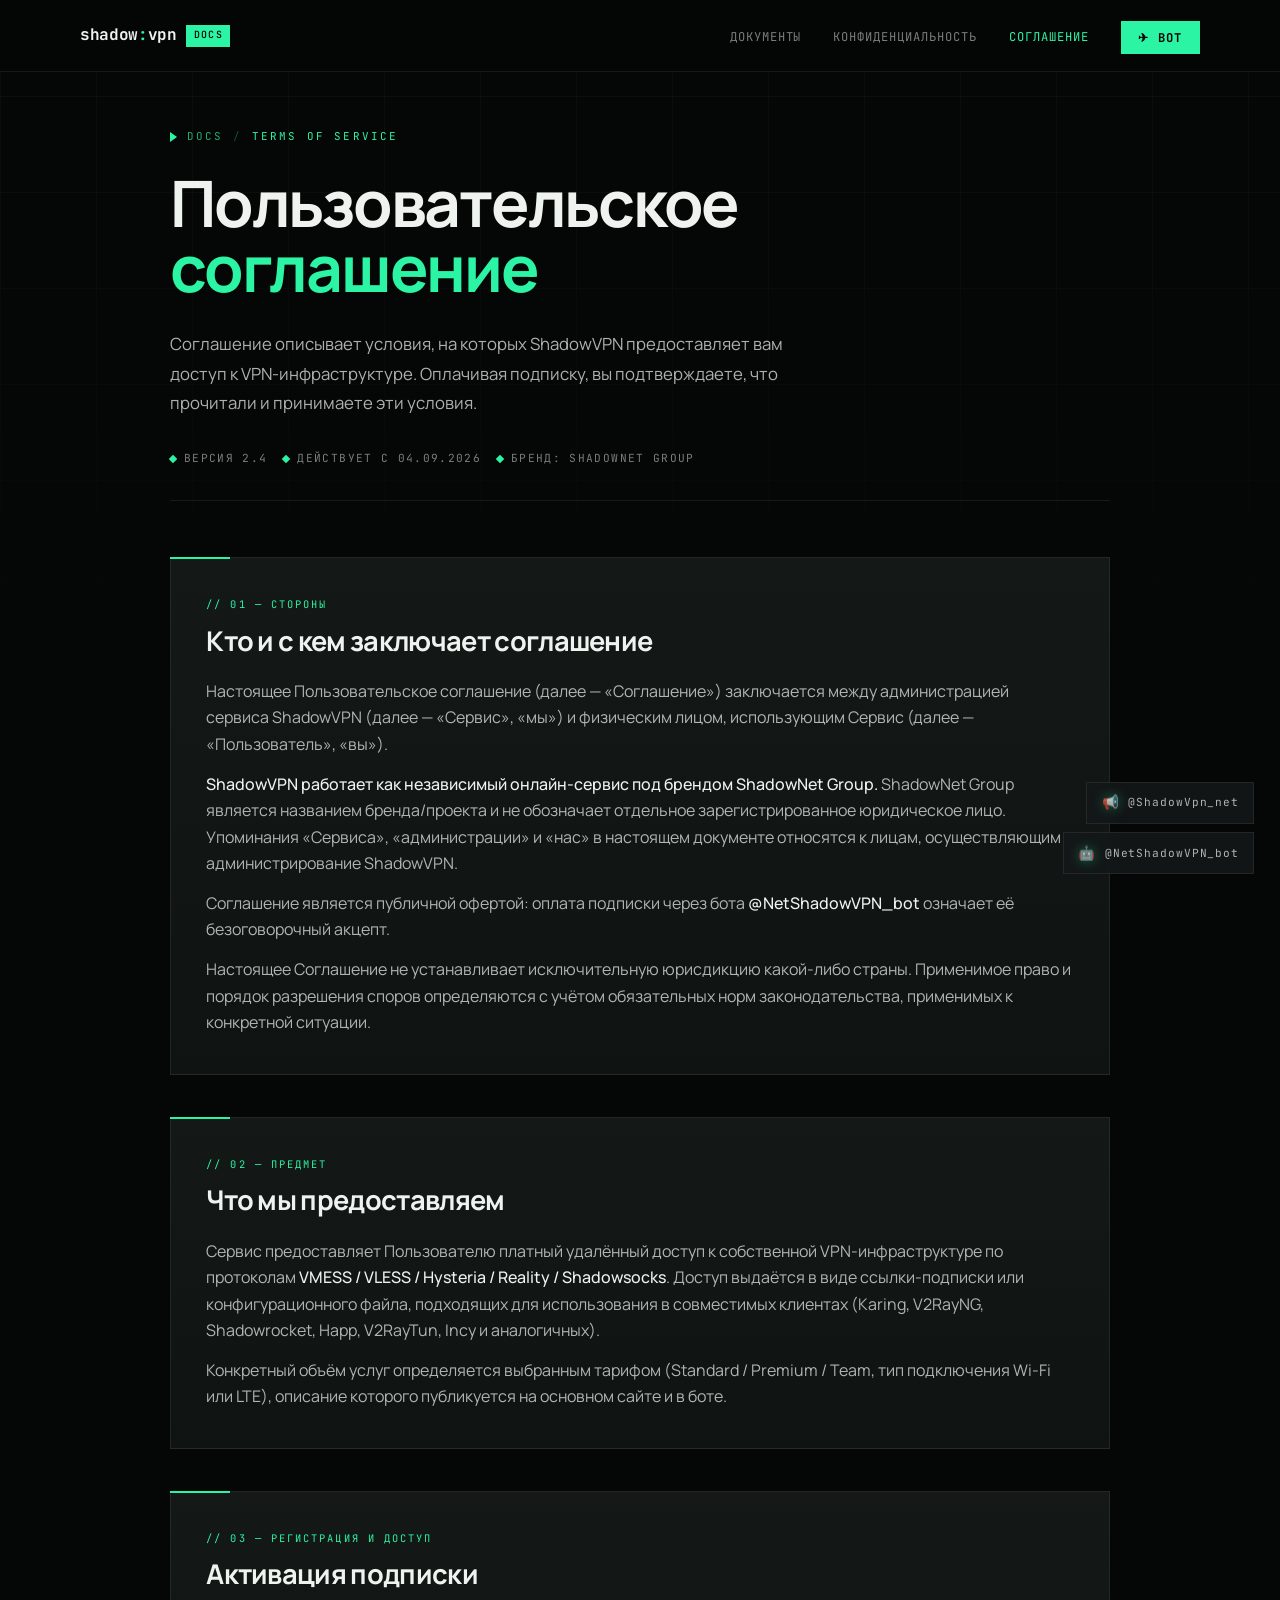
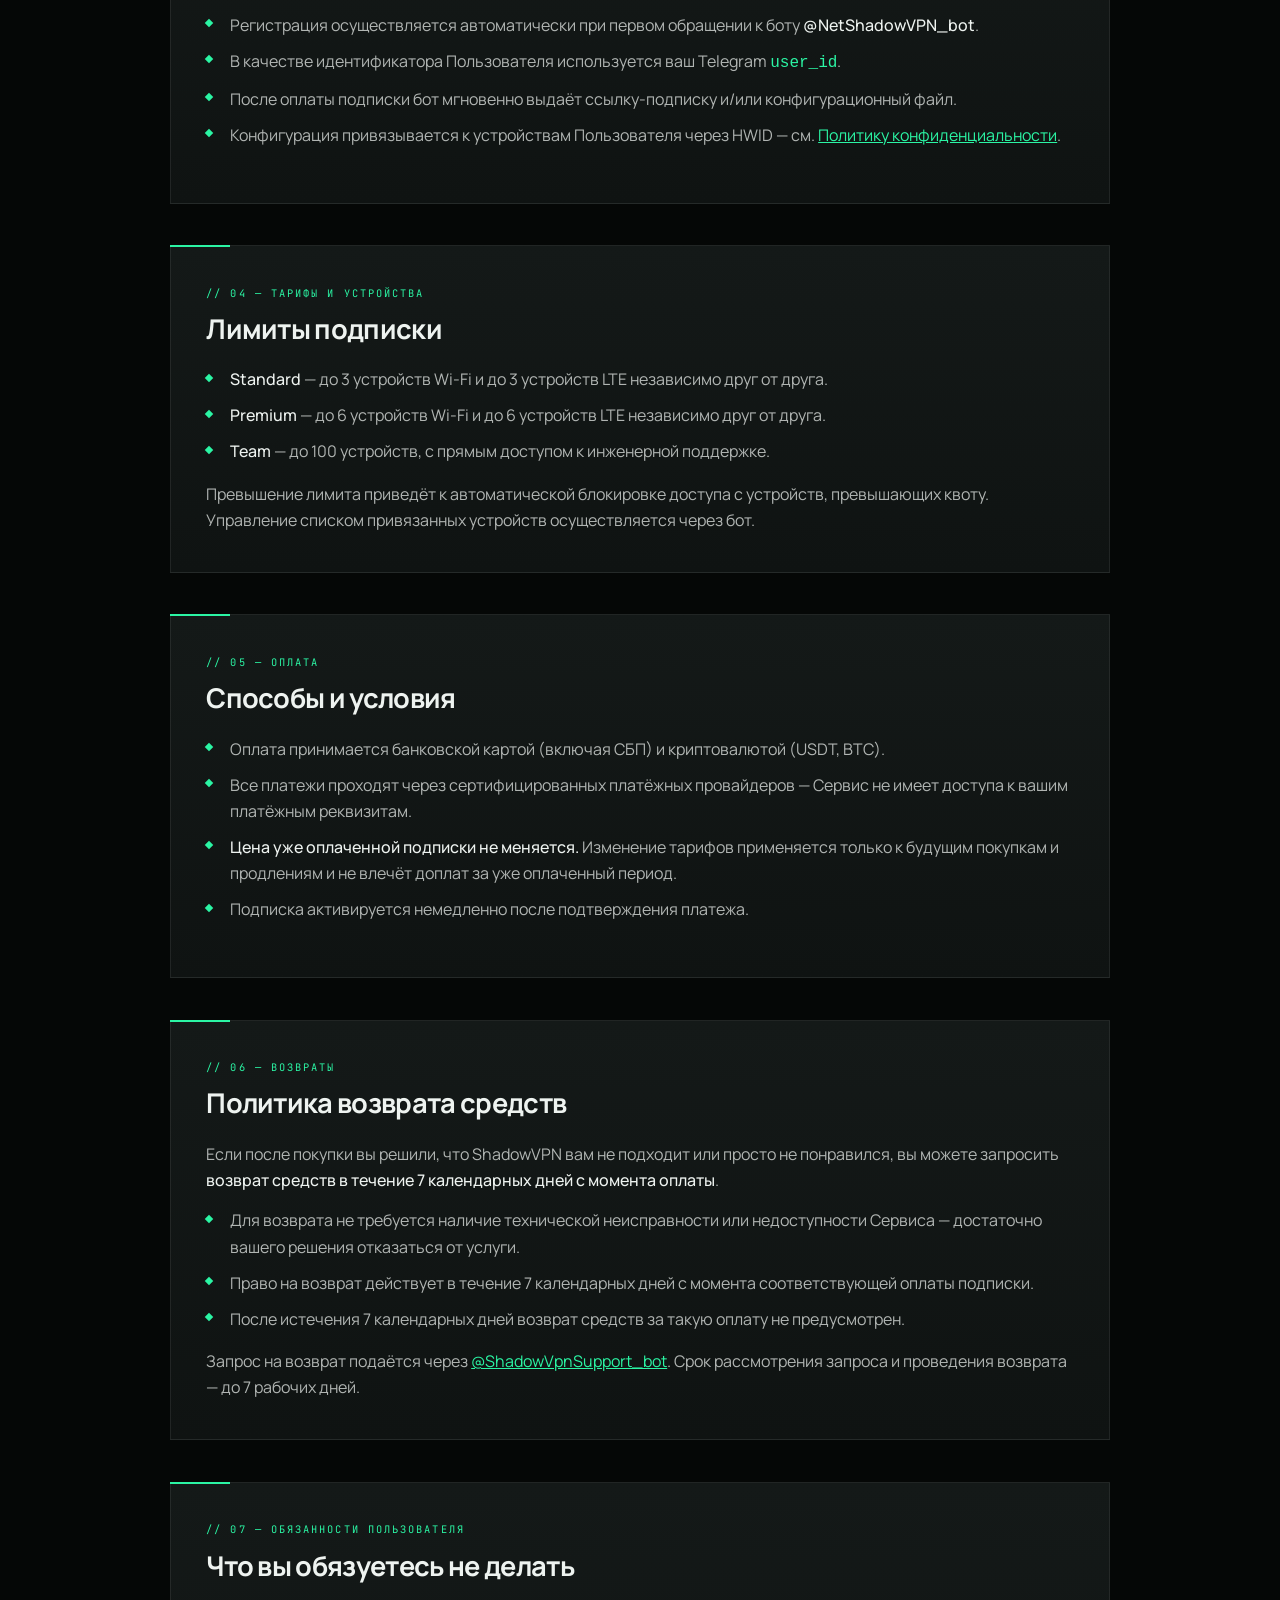
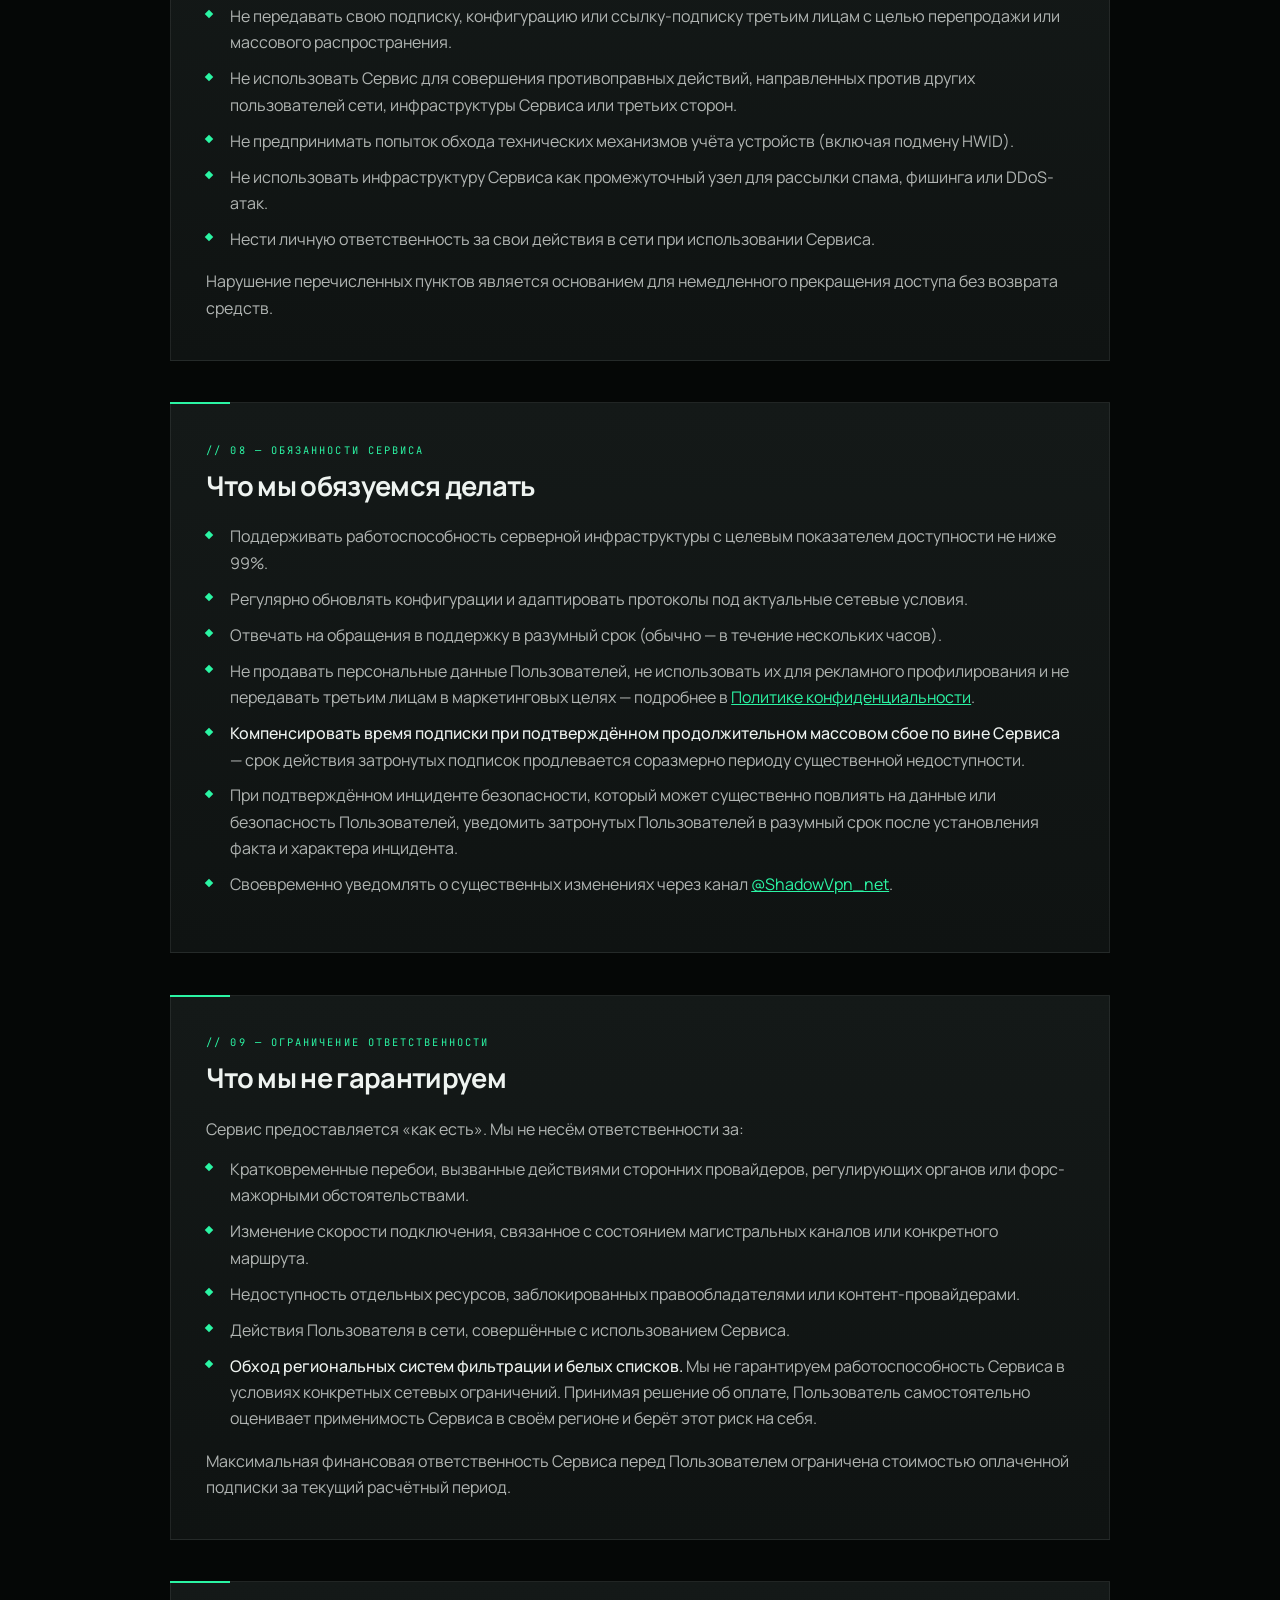
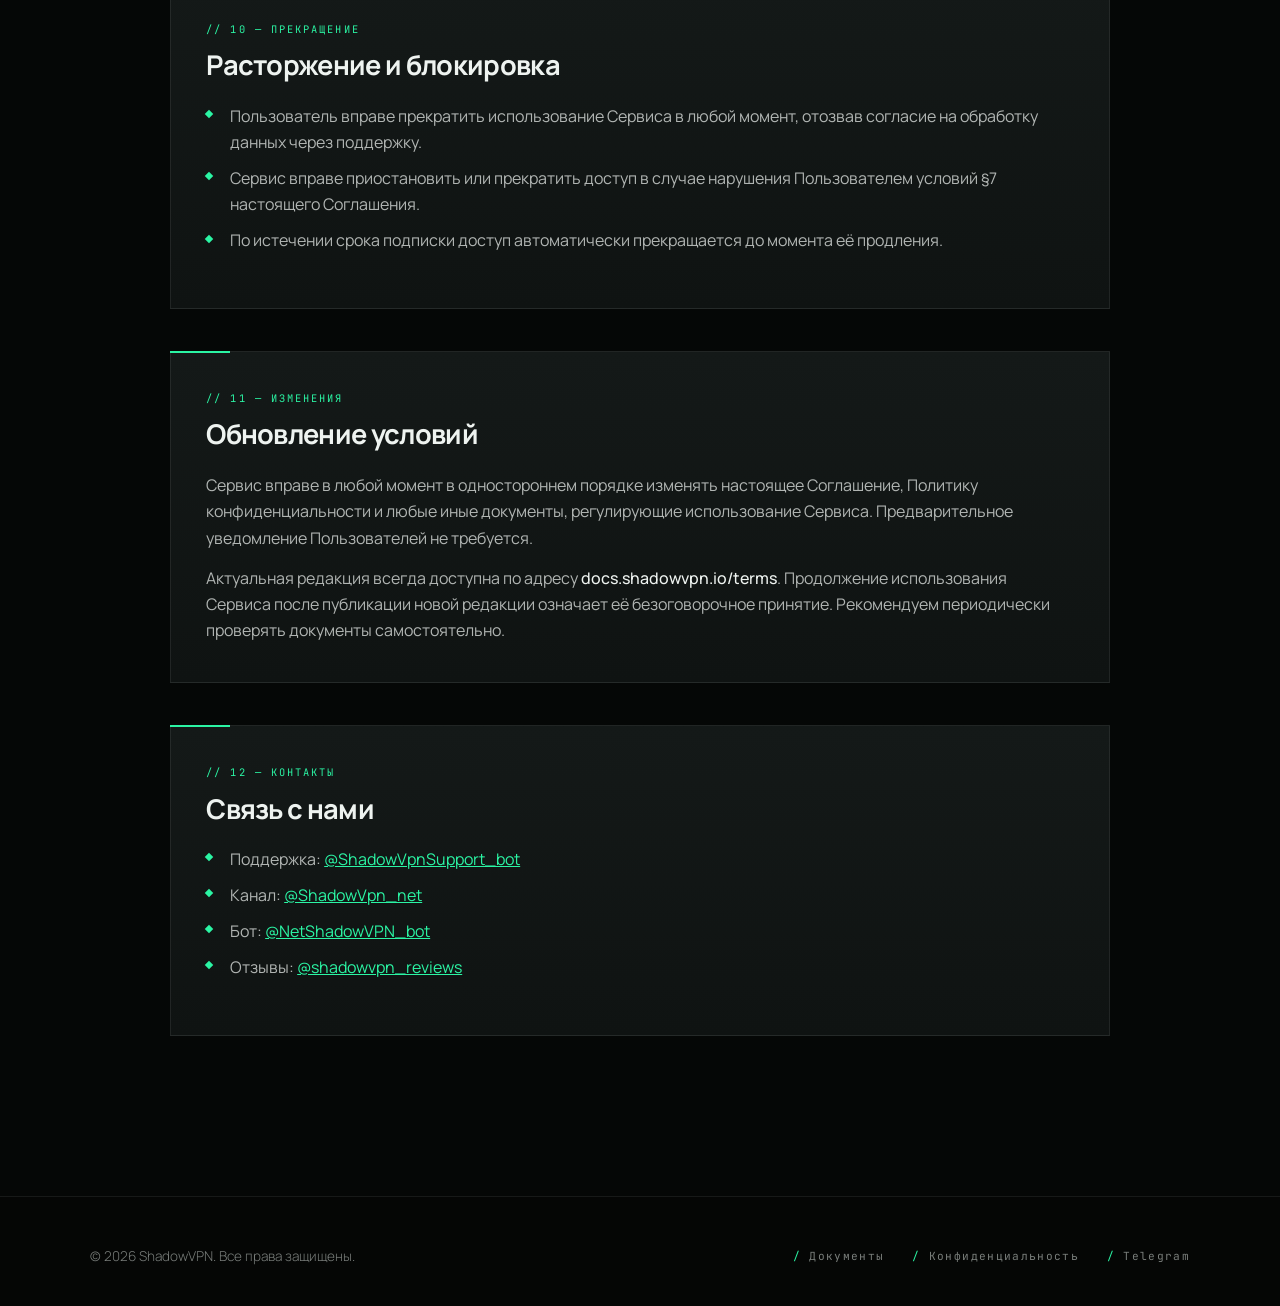
<file: terms/index.html>
<!DOCTYPE html>
<html lang="ru">
<head>
<meta charset="UTF-8">
<meta name="viewport" content="width=device-width, initial-scale=1.0">
<title>Пользовательское соглашение — ShadowVPN</title>
<meta name="description" content="Пользовательское соглашение сервиса ShadowVPN. Правила использования, оплата, возвраты.">
<link rel="preconnect" href="https://fonts.googleapis.com">
<link rel="preconnect" href="https://fonts.gstatic.com" crossorigin>
<link href="https://fonts.googleapis.com/css2?family=Manrope:wght@400;500;600;700;800&family=JetBrains+Mono:wght@400;500;700&display=swap" rel="stylesheet">
<link rel="stylesheet" href="/style.css?v=20261018-1">
</head>
<body>

<div class="bg-wrap">
  <div class="grid-bg"></div>
</div>

<nav>
  <a href="/" class="logo">shadow<b>:</b>vpn <small>docs</small></a>
  <ul class="nav-links">
    <li><a href="/">Документы</a></li>
    <li><a href="/privacy/">Конфиденциальность</a></li>
    <li><a href="/terms/" class="active">Соглашение</a></li>
    <li><a href="https://t.me/NetShadowVPN_bot" class="nav-tg" target="_blank" rel="noopener">✈ Bot</a></li>
  </ul>
</nav>

<main class="page">

  <div class="crumb reveal">
    <a href="/">Docs</a>
    <span class="crumb-sep">/</span>
    Terms of Service
  </div>

  <h1 class="reveal">
    Пользовательское<br>
    <em>соглашение</em>
  </h1>

  <p class="lead reveal">
    Соглашение описывает условия, на которых ShadowVPN предоставляет вам доступ к VPN-инфраструктуре. Оплачивая подписку, вы подтверждаете, что прочитали и принимаете эти условия.
  </p>

  <div class="meta-row reveal">
    <span>Версия 2.4</span>
    <span>Действует с 04.09.2026</span>
    <span>Бренд: ShadowNet Group</span>
  </div>

  <div class="doc">

    <section class="doc-section reveal">
      <div class="doc-num">// 01 — Стороны</div>
      <h2>Кто и с кем заключает соглашение</h2>
      <p>Настоящее Пользовательское соглашение (далее — «Соглашение») заключается между администрацией сервиса ShadowVPN (далее — «Сервис», «мы») и физическим лицом, использующим Сервис (далее — «Пользователь», «вы»).</p>
      <p><strong>ShadowVPN работает как независимый онлайн-сервис под брендом ShadowNet Group.</strong> ShadowNet Group является названием бренда/проекта и не обозначает отдельное зарегистрированное юридическое лицо. Упоминания «Сервиса», «администрации» и «нас» в настоящем документе относятся к лицам, осуществляющим администрирование ShadowVPN.</p>
      <p>Соглашение является публичной офертой: оплата подписки через бота <strong>@NetShadowVPN_bot</strong> означает её безоговорочный акцепт.</p>
      <p>Настоящее Соглашение не устанавливает исключительную юрисдикцию какой-либо страны. Применимое право и порядок разрешения споров определяются с учётом обязательных норм законодательства, применимых к конкретной ситуации.</p>
    </section>

    <section class="doc-section reveal">
      <div class="doc-num">// 02 — Предмет</div>
      <h2>Что мы предоставляем</h2>
      <p>Сервис предоставляет Пользователю платный удалённый доступ к собственной VPN-инфраструктуре по протоколам <strong>VMESS / VLESS / Hysteria / Reality / Shadowsocks</strong>. Доступ выдаётся в виде ссылки-подписки или конфигурационного файла, подходящих для использования в совместимых клиентах (Karing, V2RayNG, Shadowrocket, Happ, V2RayTun, Incy и аналогичных).</p>
      <p>Конкретный объём услуг определяется выбранным тарифом (Standard / Premium / Team, тип подключения Wi-Fi или LTE), описание которого публикуется на основном сайте и в боте.</p>
    </section>

    <section class="doc-section reveal">
      <div class="doc-num">// 03 — Регистрация и доступ</div>
      <h2>Активация подписки</h2>
      <ul class="doc-list">
        <li>Регистрация осуществляется автоматически при первом обращении к боту <strong>@NetShadowVPN_bot</strong>.</li>
        <li>В качестве идентификатора Пользователя используется ваш Telegram <code style="font-family:'DM Mono',monospace;color:var(--mint);">user_id</code>.</li>
        <li>После оплаты подписки бот мгновенно выдаёт ссылку-подписку и/или конфигурационный файл.</li>
        <li>Конфигурация привязывается к устройствам Пользователя через HWID — см. <a href="/privacy/#hwid" style="color:var(--pink);">Политику конфиденциальности</a>.</li>
      </ul>
    </section>

    <section class="doc-section reveal">
      <div class="doc-num">// 04 — Тарифы и устройства</div>
      <h2>Лимиты подписки</h2>
      <ul class="doc-list">
        <li><strong>Standard</strong> — до 3 устройств Wi-Fi и до 3 устройств LTE независимо друг от друга.</li>
        <li><strong>Premium</strong> — до 6 устройств Wi-Fi и до 6 устройств LTE независимо друг от друга.</li>
        <li><strong>Team</strong> — до 100 устройств, с прямым доступом к инженерной поддержке.</li>
      </ul>
      <p>Превышение лимита приведёт к автоматической блокировке доступа с устройств, превышающих квоту. Управление списком привязанных устройств осуществляется через бот.</p>
    </section>

    <section class="doc-section reveal">
      <div class="doc-num">// 05 — Оплата</div>
      <h2>Способы и условия</h2>
      <ul class="doc-list">
        <li>Оплата принимается банковской картой (включая СБП) и криптовалютой (USDT, BTC).</li>
        <li>Все платежи проходят через сертифицированных платёжных провайдеров — Сервис не имеет доступа к вашим платёжным реквизитам.</li>
        <li><strong>Цена уже оплаченной подписки не меняется.</strong> Изменение тарифов применяется только к будущим покупкам и продлениям и не влечёт доплат за уже оплаченный период.</li>
        <li>Подписка активируется немедленно после подтверждения платежа.</li>
      </ul>
    </section>

    <section class="doc-section reveal" id="refunds">
      <div class="doc-num">// 06 — Возвраты</div>
      <h2>Политика возврата средств</h2>
      <p>Если после покупки вы решили, что ShadowVPN вам не подходит или просто не понравился, вы можете запросить <strong>возврат средств в течение 7 календарных дней с момента оплаты</strong>.</p>
      <ul class="doc-list">
        <li>Для возврата не требуется наличие технической неисправности или недоступности Сервиса — достаточно вашего решения отказаться от услуги.</li>
        <li>Право на возврат действует в течение 7 календарных дней с момента соответствующей оплаты подписки.</li>
        <li>После истечения 7 календарных дней возврат средств за такую оплату не предусмотрен.</li>
      </ul>
      <p>Запрос на возврат подаётся через <a href="https://t.me/ShadowVpnSupport_bot" style="color:var(--pink);" target="_blank" rel="noopener">@ShadowVpnSupport_bot</a>. Срок рассмотрения запроса и проведения возврата — до 7 рабочих дней.</p>
    </section>

    <section class="doc-section reveal">
      <div class="doc-num">// 07 — Обязанности Пользователя</div>
      <h2>Что вы обязуетесь не делать</h2>
      <ul class="doc-list">
        <li>Не передавать свою подписку, конфигурацию или ссылку-подписку третьим лицам с целью перепродажи или массового распространения.</li>
        <li>Не использовать Сервис для совершения противоправных действий, направленных против других пользователей сети, инфраструктуры Сервиса или третьих сторон.</li>
        <li>Не предпринимать попыток обхода технических механизмов учёта устройств (включая подмену HWID).</li>
        <li>Не использовать инфраструктуру Сервиса как промежуточный узел для рассылки спама, фишинга или DDoS-атак.</li>
        <li>Нести личную ответственность за свои действия в сети при использовании Сервиса.</li>
      </ul>
      <p>Нарушение перечисленных пунктов является основанием для немедленного прекращения доступа без возврата средств.</p>
    </section>

    <section class="doc-section reveal">
      <div class="doc-num">// 08 — Обязанности Сервиса</div>
      <h2>Что мы обязуемся делать</h2>
      <ul class="doc-list">
        <li>Поддерживать работоспособность серверной инфраструктуры с целевым показателем доступности не ниже 99%.</li>
        <li>Регулярно обновлять конфигурации и адаптировать протоколы под актуальные сетевые условия.</li>
        <li>Отвечать на обращения в поддержку в разумный срок (обычно — в течение нескольких часов).</li>
        <li>Не продавать персональные данные Пользователей, не использовать их для рекламного профилирования и не передавать третьим лицам в маркетинговых целях — подробнее в <a href="/privacy/" style="color:var(--pink);">Политике конфиденциальности</a>.</li>
        <li><strong>Компенсировать время подписки при подтверждённом продолжительном массовом сбое по вине Сервиса</strong> — срок действия затронутых подписок продлевается соразмерно периоду существенной недоступности.</li>
        <li>При подтверждённом инциденте безопасности, который может существенно повлиять на данные или безопасность Пользователей, уведомить затронутых Пользователей в разумный срок после установления факта и характера инцидента.</li>
        <li>Своевременно уведомлять о существенных изменениях через канал <a href="https://t.me/ShadowVpn_net" style="color:var(--pink);" target="_blank" rel="noopener">@ShadowVpn_net</a>.</li>
      </ul>
    </section>

    <section class="doc-section reveal">
      <div class="doc-num">// 09 — Ограничение ответственности</div>
      <h2>Что мы не гарантируем</h2>
      <p>Сервис предоставляется «как есть». Мы не несём ответственности за:</p>
      <ul class="doc-list">
        <li>Кратковременные перебои, вызванные действиями сторонних провайдеров, регулирующих органов или форс-мажорными обстоятельствами.</li>
        <li>Изменение скорости подключения, связанное с состоянием магистральных каналов или конкретного маршрута.</li>
        <li>Недоступность отдельных ресурсов, заблокированных правообладателями или контент-провайдерами.</li>
        <li>Действия Пользователя в сети, совершённые с использованием Сервиса.</li>
        <li><strong>Обход региональных систем фильтрации и белых списков.</strong> Мы не гарантируем работоспособность Сервиса в условиях конкретных сетевых ограничений. Принимая решение об оплате, Пользователь самостоятельно оценивает применимость Сервиса в своём регионе и берёт этот риск на себя.</li>
      </ul>
      <p>Максимальная финансовая ответственность Сервиса перед Пользователем ограничена стоимостью оплаченной подписки за текущий расчётный период.</p>
    </section>

    <section class="doc-section reveal">
      <div class="doc-num">// 10 — Прекращение</div>
      <h2>Расторжение и блокировка</h2>
      <ul class="doc-list">
        <li>Пользователь вправе прекратить использование Сервиса в любой момент, отозвав согласие на обработку данных через поддержку.</li>
        <li>Сервис вправе приостановить или прекратить доступ в случае нарушения Пользователем условий §7 настоящего Соглашения.</li>
        <li>По истечении срока подписки доступ автоматически прекращается до момента её продления.</li>
      </ul>
    </section>

    <section class="doc-section reveal">
      <div class="doc-num">// 11 — Изменения</div>
      <h2>Обновление условий</h2>
      <p>Сервис вправе в любой момент в одностороннем порядке изменять настоящее Соглашение, Политику конфиденциальности и любые иные документы, регулирующие использование Сервиса. Предварительное уведомление Пользователей не требуется.</p>
      <p>Актуальная редакция всегда доступна по адресу <strong>docs.shadowvpn.io/terms</strong>. Продолжение использования Сервиса после публикации новой редакции означает её безоговорочное принятие. Рекомендуем периодически проверять документы самостоятельно.</p>
    </section>

    <section class="doc-section reveal">
      <div class="doc-num">// 12 — Контакты</div>
      <h2>Связь с нами</h2>
      <ul class="doc-list">
        <li>Поддержка: <a href="https://t.me/ShadowVpnSupport_bot" style="color:var(--pink);" target="_blank" rel="noopener">@ShadowVpnSupport_bot</a></li>
        <li>Канал: <a href="https://t.me/ShadowVpn_net" style="color:var(--pink);" target="_blank" rel="noopener">@ShadowVpn_net</a></li>
        <li>Бот: <a href="https://t.me/NetShadowVPN_bot" style="color:var(--pink);" target="_blank" rel="noopener">@NetShadowVPN_bot</a></li>
        <li>Отзывы: <a href="https://t.me/shadowvpn_reviews" style="color:var(--pink);" target="_blank" rel="noopener">@shadowvpn_reviews</a></li>
      </ul>
    </section>

  </div>

</main>

<div class="tg-corner">
  <a href="https://t.me/ShadowVpn_net" target="_blank" rel="noopener"><span class="ico">📢</span> @ShadowVpn_net</a>
  <a href="https://t.me/NetShadowVPN_bot" target="_blank" rel="noopener"><span class="ico">🤖</span> @NetShadowVPN_bot</a>
</div>

<footer>
  <div class="footer-inner">
    <div class="left">
      <span class="logo-dot"></span>
      <span>© <span data-year>2025</span> ShadowVPN. Все права защищены.</span>
    </div>
    <div class="right">
      <a href="/">Документы</a>
      <a href="/privacy/">Конфиденциальность</a>
      <a href="https://t.me/ShadowVpn_net" target="_blank" rel="noopener">Telegram</a>
    </div>
  </div>
</footer>

<script src="/script.js?v=20261018-1"></script>
</body>
</html>
</file>
<file: docs-v2.css>
/* ShadowVPN docs — shared stylesheet (style.css is a copy of docs-v2.css) */
*, *::before, *::after { margin: 0; padding: 0; box-sizing: border-box; }

:root {
  --black:   #050706;
  --surface: #0b0e0d;
  --card:    #0f1312;
  --card-2:  #141918;
  --pink:    #2bf5a4;
  --pink-d:  #1fc985;
  --violet:  #2bf5a4;
  --mint:    #2bf5a4;
  --text:    #eef3f0;
  --muted:   rgba(238,243,240,.5);
  --muted-2: rgba(238,243,240,.72);
  --border:  rgba(238,243,240,.08);
  --border-2:rgba(238,243,240,.16);
  --sans: 'Manrope', system-ui, sans-serif;
  --mono: 'JetBrains Mono', ui-monospace, monospace;
}

html { scroll-behavior: smooth; }
body {
  font-family: var(--sans);
  background: var(--black);
  color: var(--text);
  overflow-x: hidden;
  min-height: 100vh;
  cursor: none;
  line-height: 1.65;
}

/* Custom cursor */
#cursor {
  width: 10px; height: 10px;
  background: var(--pink); border-radius: 0;
  position: fixed; pointer-events: none; z-index: 9999;
  transform: translate(-50%, -50%);
  transition: width .2s, height .2s, background .2s;
  mix-blend-mode: screen;
}
#cursor.big { width: 36px; height: 36px; background: var(--violet); }

/* Ambient background */
.bg-wrap { position: fixed; inset: 0; pointer-events: none; z-index: 0; overflow: hidden; }
.grid-bg {
  position: absolute; inset: 0;
  background-image:
    linear-gradient(var(--border) 1px, transparent 1px),
    linear-gradient(90deg, var(--border) 1px, transparent 1px);
  background-size: 60px 60px;
  mask-image: radial-gradient(ellipse 70% 90% at 50% 20%, black 30%, transparent 100%);
}
.blob { position: absolute; border-radius: 0; filter: blur(110px); }
.b1 { width: 480px; height: 480px; background: rgba(43,245,164,.13); top: -120px; right: -60px; }
.b2 { width: 380px; height: 380px; background: rgba(43,245,164,.1);  top: 40%; left: -120px; }
.b3 { width: 280px; height: 280px; background: rgba(43,245,164,.08); bottom: -80px; right: 20%; }

/* NAV */
nav {
  position: fixed; top: 0; left: 0; right: 0; z-index: 100;
  display: flex; justify-content: space-between; align-items: center;
  padding: 1.4rem 5rem;
  background: rgba(5,7,6,.85);
  backdrop-filter: blur(20px);
  border-bottom: 1px solid var(--border);
}
.logo {
  font-size: 1.1rem; font-weight: 700;
  letter-spacing: .08em; text-transform: uppercase;
  color: var(--text); text-decoration: none;
  display: flex; align-items: center; gap: .6rem;
  white-space: nowrap;
}
.logo-dot {
  width: 8px; height: 8px; border-radius: 0;
  background: var(--pink); box-shadow: 0 0 10px var(--pink);
  animation: pulse 2s infinite; flex-shrink: 0;
}
@keyframes pulse {
  0%, 100% { box-shadow: 0 0 6px var(--pink); }
  50% { box-shadow: 0 0 18px var(--pink), 0 0 32px rgba(43,245,164,.3); }
}
.nav-links { display: flex; gap: 2rem; list-style: none; align-items: center; }
.nav-links a {
  font-size: .76rem; letter-spacing: .14em; text-transform: uppercase;
  color: var(--muted); text-decoration: none; transition: color .2s;
}
.nav-links a:hover, .nav-links a.active { color: var(--text); }
.nav-links a.active { color: var(--pink); }
.nav-tg {
  background: var(--pink) !important; color: var(--black) !important;
  padding: .48rem 1.2rem; border-radius: 0;
  font-weight: 600 !important; letter-spacing: .1em !important;
}

/* TG floating corner widget */
.tg-corner {
  position: fixed; right: 1.6rem; bottom: 1.6rem; z-index: 90;
  display: flex; flex-direction: column; gap: .55rem;
  align-items: flex-end;
}
.tg-corner a {
  display: inline-flex; align-items: center; gap: .55rem;
  font-family: var(--mono);
  font-size: .7rem; letter-spacing: .08em;
  padding: .55rem .9rem;
  background: rgba(20,25,24,.88);
  backdrop-filter: blur(10px);
  border: 1px solid var(--border);
  border-radius: 0;
  color: var(--muted-2); text-decoration: none;
  transition: .25s;
}
.tg-corner a:hover { color: var(--text); border-color: var(--pink); transform: translateX(-3px); }
.tg-corner a .ico {
  font-size: .85rem; filter: drop-shadow(0 0 6px rgba(43,245,164,.5));
}

/* HERO */
.page {
  position: relative; z-index: 1;
  padding: 8rem 5rem 6rem;
  max-width: 1100px; margin: 0 auto;
}
.crumb {
  font-family: var(--mono);
  font-size: .68rem; letter-spacing: .2em; text-transform: uppercase;
  color: var(--mint); margin-bottom: 1.5rem;
  display: flex; align-items: center; gap: .6rem;
}
.crumb::before { content: '//'; opacity: .45; }
.crumb a { color: var(--mint); text-decoration: none; opacity: .7; transition: opacity .2s; }
.crumb a:hover { opacity: 1; }
.crumb-sep { opacity: .3; }

h1 {
  font-size: clamp(2.4rem, 5vw, 4.4rem);
  font-weight: 700; line-height: .98;
  letter-spacing: -.025em;
  margin-bottom: 1.8rem;
  overflow-wrap: break-word;
  word-wrap: break-word;
  hyphens: auto;
}
h1 em { font-style: normal; color: var(--pink); }
h1 .outline { -webkit-text-stroke: 1px rgba(238,243,240,.28); color: transparent; }

.lead {
  font-size: 1.05rem; line-height: 1.75;
  color: var(--muted-2); max-width: 640px;
  font-weight: 300;
  margin-bottom: 2rem;
}
.meta-row {
  display: flex; flex-wrap: wrap; gap: 1rem;
  font-family: var(--mono);
  font-size: .7rem; letter-spacing: .12em; text-transform: uppercase;
  color: var(--muted); margin-bottom: 3.5rem;
  padding-bottom: 2rem; border-bottom: 1px solid var(--border);
}
.meta-row span { display: inline-flex; gap: .5rem; align-items: center; }
.meta-row span::before { content: '◆'; color: var(--violet); font-size: .55rem; }

/* CONTENT BLOCKS */
.doc { display: flex; flex-direction: column; gap: 2.6rem; }

.doc-section {
  background: rgba(15,19,18,.55);
  border: 1px solid var(--border);
  border-radius: 0;
  padding: 2.4rem 2.2rem;
  position: relative;
  transition: border-color .3s;
}
.doc-section:hover { border-color: var(--border-2); }
.doc-section::before {
  content: ''; position: absolute; left: 0; top: 2.4rem;
  width: 3px; height: 28px;
  background: var(--pink); border-radius: 0;
  box-shadow: 0 0 10px rgba(43,245,164,.5);
}

.doc-num {
  font-family: var(--mono);
  font-size: .65rem; letter-spacing: .2em; text-transform: uppercase;
  color: var(--mint); margin-bottom: .7rem;
}
h2 {
  font-size: clamp(1.35rem, 2.2vw, 1.7rem);
  font-weight: 600; line-height: 1.2;
  letter-spacing: -.015em;
  margin-bottom: 1.3rem;
  color: var(--text);
}
h3 {
  font-size: 1rem; font-weight: 600;
  color: var(--violet);
  margin: 1.6rem 0 .7rem;
  letter-spacing: .01em;
}

.doc-section p { color: var(--muted-2); margin-bottom: .85rem; font-weight: 300; }
.doc-section p:last-child { margin-bottom: 0; }
.doc-section strong { color: var(--text); font-weight: 500; }

ul.doc-list { list-style: none; padding: 0; margin: .5rem 0 1rem; }
ul.doc-list li {
  position: relative; padding-left: 1.5rem;
  margin-bottom: .6rem; color: var(--muted-2); font-weight: 300;
}
ul.doc-list li::before {
  content: '→'; position: absolute; left: 0; top: 0;
  color: var(--pink); font-family: var(--mono);
  font-size: .85rem;
}

/* highlight callout for HWID etc */
.callout {
  margin: 1.2rem 0;
  padding: 1.1rem 1.3rem;
  border-left: 2px solid var(--violet);
  background: rgba(43,245,164,.06);
  border-radius: 0;
  font-size: .92rem;
  color: var(--muted-2);
}
.callout-tag {
  display: inline-block;
  font-family: var(--mono);
  font-size: .6rem; letter-spacing: .15em; text-transform: uppercase;
  color: var(--violet); margin-bottom: .4rem;
}

/* INDEX cards */
.cards {
  display: grid;
  grid-template-columns: repeat(2, 1fr);
  gap: 1.3rem;
  margin-top: 1rem;
}
.card-link {
  background: var(--card);
  border: 1px solid var(--border);
  border-radius: 0;
  padding: 2.2rem 2rem;
  text-decoration: none;
  color: var(--text);
  position: relative; overflow: hidden;
  transition: .3s;
  display: flex; flex-direction: column; gap: 1rem;
  min-height: 240px;
}
.card-link:hover {
  border-color: var(--pink);
  transform: translateY(-4px);
  background: linear-gradient(160deg, rgba(43,245,164,.07), var(--card) 55%);
}
.card-link .tag {
  font-family: var(--mono);
  font-size: .62rem; letter-spacing: .18em; text-transform: uppercase;
  color: var(--mint);
}
.card-link h3 {
  font-size: 1.4rem; color: var(--text); margin: 0;
  font-weight: 600;
}
.card-link p { color: var(--muted); font-size: .9rem; font-weight: 300; }
.card-link .arrow {
  margin-top: auto;
  font-family: var(--mono);
  font-size: .72rem; letter-spacing: .15em; text-transform: uppercase;
  color: var(--pink);
  display: inline-flex; align-items: center; gap: .6rem;
}
.card-link:hover .arrow { gap: 1rem; }

/* FOOTER */
footer {
  position: relative; z-index: 1;
  padding: 3rem 5rem 2.5rem;
  border-top: 1px solid var(--border);
  background: rgba(5,7,6,.6);
  margin-top: 4rem;
}
.footer-inner {
  max-width: 1100px; margin: 0 auto;
  display: flex; justify-content: space-between;
  align-items: center; flex-wrap: wrap; gap: 1.5rem;
}
.footer-inner .left { display: flex; align-items: center; gap: .7rem; }
.footer-inner .left span:not(.logo-dot) {
  font-size: .85rem; color: var(--muted); font-weight: 300;
}
.footer-inner .right {
  font-family: var(--mono);
  font-size: .7rem; letter-spacing: .12em;
  color: var(--muted);
}
.footer-inner .right a {
  color: var(--muted); text-decoration: none; margin-left: 1.2rem;
  transition: color .2s;
}
.footer-inner .right a:hover { color: var(--pink); }

/* fade-up reveal */
.reveal { opacity: 0; transform: translateY(18px); transition: opacity .55s ease, transform .55s ease; }
.reveal.in { opacity: 1; transform: translateY(0); }

/* ====== RESPONSIVE ====== */

/* Tablet */
@media (max-width: 1024px) {
  nav { padding: 1.1rem 2rem; }
  .page { padding: 7rem 2rem 4rem; }
  footer { padding: 2.5rem 2rem 2rem; }
}

/* Mobile */
@media (max-width: 720px) {
  /* Disable cursor & hover effects */
  body { cursor: auto; }
  #cursor { display: none !important; }

  /* NAV: compact, hide secondary links, keep logo + TG button */
  nav {
    padding: .9rem 1.1rem;
  }
  .logo { font-size: .95rem; gap: .5rem; }
  .nav-links { gap: .6rem; }
  .nav-links a:not(.nav-tg) { display: none; }
  .nav-tg {
    padding: .45rem 1rem !important;
    font-size: .7rem !important;
  }

  /* PAGE: tighter padding, leave room at bottom for floating TG */
  .page {
    padding: 5.5rem 1.1rem 7rem;
  }

  /* Background: dimmer blobs on mobile so text stays readable */
  .blob { filter: blur(80px); opacity: .7; }
  .b1 { width: 280px; height: 280px; }
  .b2 { width: 240px; height: 240px; }
  .b3 { width: 200px; height: 200px; }
  .grid-bg { background-size: 40px 40px; }

  /* Typography: smaller h1, tighter line-height */
  h1 {
    font-size: clamp(1.6rem, 6.5vw, 2.2rem);
    line-height: 1.08;
    margin-bottom: 1.3rem;
    letter-spacing: -.015em;
  }
  /* На мобиле br в h1 не нужны — пусть текст переносится сам */
  h1 br { display: none; }
  .crumb { font-size: .62rem; letter-spacing: .15em; margin-bottom: 1rem; }
  .lead {
    font-size: .95rem;
    line-height: 1.65;
    margin-bottom: 1.6rem;
  }

  /* Meta row: stack vertically on tiny screens, smaller font */
  .meta-row {
    gap: .5rem .9rem;
    font-size: .6rem;
    letter-spacing: .1em;
    margin-bottom: 2.2rem;
    padding-bottom: 1.4rem;
  }

  /* Doc sections: tighter padding, smaller side accent */
  .doc { gap: 1.4rem; }
  .doc-section {
    padding: 1.5rem 1.2rem;
    border-radius: 0;
  }
  .doc-section::before {
    top: 1.5rem;
    height: 22px;
    width: 2px;
  }
  .doc-num {
    font-size: .58rem;
    letter-spacing: .15em;
    margin-bottom: .55rem;
  }
  h2 {
    font-size: 1.25rem;
    line-height: 1.25;
    margin-bottom: 1rem;
  }
  h3 {
    font-size: .92rem;
    margin: 1.2rem 0 .55rem;
  }
  .doc-section p { font-size: .92rem; }

  ul.doc-list li {
    padding-left: 1.2rem;
    font-size: .92rem;
    margin-bottom: .5rem;
  }
  ul.doc-list li::before { font-size: .8rem; }

  .callout {
    padding: .9rem 1rem;
    margin: 1rem 0;
    font-size: .88rem;
  }

  /* Index cards: single column, smaller */
  .cards { grid-template-columns: 1fr; gap: 1rem; }
  .card-link {
    min-height: auto;
    padding: 1.6rem 1.4rem;
  }
  .card-link h3 { font-size: 1.15rem; line-height: 1.2; }
  .card-link p { font-size: .85rem; }
  .card-link .arrow { font-size: .68rem; }

  /* Floating TG: keep only one compact button, bottom-right */
  .tg-corner {
    right: .7rem;
    bottom: .7rem;
    gap: .35rem;
    flex-direction: row;
  }
  .tg-corner a {
    font-size: .62rem;
    padding: .42rem .7rem;
    letter-spacing: .05em;
  }
  .tg-corner a .ico { font-size: .75rem; }
  /* Hide the channel button, keep bot (the actionable one) */
  .tg-corner a:first-child { display: none; }

  /* FOOTER: stack & center */
  footer { padding: 1.8rem 1.1rem 1.4rem; margin-top: 2rem; }
  .footer-inner {
    flex-direction: column;
    align-items: flex-start;
    gap: .9rem;
  }
  .footer-inner .left span:not(.logo-dot) { font-size: .78rem; }
  .footer-inner .right {
    font-size: .65rem;
    display: flex;
    flex-wrap: wrap;
    gap: .3rem .9rem;
  }
  .footer-inner .right a { margin-left: 0; }
}

/* Tiny phones */
@media (max-width: 380px) {
  .page { padding: 5rem .9rem 6.5rem; }
  h1 { font-size: 1.55rem; line-height: 1.1; }
  .doc-section { padding: 1.3rem 1rem; }
  h2 { font-size: 1.05rem; }
  .lead { font-size: .88rem; }
  .tg-corner a { font-size: .58rem; padding: .38rem .6rem; }
  /* Сокращаем лого на мини-экранах */
  .logo { font-size: .85rem; letter-spacing: .05em; }
}

/* ===== Documentation app layout ===== */
.docs-home { background: var(--black); }
.docs-topbar { padding: 1rem 2rem; }
.top-actions { display: flex; align-items: center; gap: 1.4rem; }
.top-actions > a { font-size: .7rem; letter-spacing: .12em; text-transform: uppercase; color: var(--muted); text-decoration: none; transition: .2s; }
.top-actions > a:hover { color: var(--text); }
.status-link { display: inline-flex; align-items: center; gap: .55rem; }
.status-pulse { width: 7px; height: 7px; border-radius: 0; background: var(--mint); box-shadow: 0 0 12px rgba(43,245,164,.7); display: inline-block; }
.status-pulse.large { width: 11px; height: 11px; box-shadow: 0 0 20px rgba(43,245,164,.75); }

.docs-sidebar {
  position: fixed; z-index: 70; left: 0; top: 68px; bottom: 0; width: 270px;
  border-right: 1px solid var(--border); background: rgba(5,7,6,.74); backdrop-filter: blur(18px);
}
.sidebar-scroll { height: 100%; overflow-y: auto; padding: 1.8rem 1.3rem 4rem; scrollbar-width: thin; scrollbar-color: var(--border-2) transparent; }
.sidebar-group { margin-bottom: 1.65rem; }
.sidebar-label { font-family: var(--mono); font-size: .58rem; letter-spacing: .18em; color: rgba(238,243,240,.32); text-transform: uppercase; padding: 0 .75rem .55rem; }
.sidebar-link { position: relative; display: block; padding: .58rem .75rem; border-radius: 0; color: var(--muted-2); text-decoration: none; font-size: .83rem; transition: .2s; margin: .1rem 0; }
.sidebar-link:hover { color: var(--text); background: rgba(255,255,255,.035); }
.sidebar-link.active { color: var(--pink); background: rgba(43,245,164,.08); }
.sidebar-link.active::before { content: ''; position: absolute; left: -.02rem; top: 50%; transform: translateY(-50%); width: 2px; height: 18px; background: var(--pink); box-shadow: 0 0 10px rgba(43,245,164,.45); }
.sidebar-link.external::after { content: '↗'; float: right; opacity: .45; }
.sidebar-toggle, .sidebar-backdrop { display: none; }

.docs-main { position: relative; z-index: 1; margin-left: 270px; max-width: 1200px; padding: 8.2rem 4.5rem 5rem; }
.docs-hero { min-height: 560px; padding-bottom: 4rem; border-bottom: 1px solid var(--border); }
.docs-hero h1 { max-width: 850px; margin-bottom: 1.6rem; }
.docs-hero .lead { max-width: 740px; }
.docs-search-wrap { width: min(760px, 100%); position: relative; margin-top: 2.2rem; }
.search-icon { position: absolute; left: 1.1rem; top: 50%; transform: translateY(-50%); color: var(--pink); font-size: 1.3rem; pointer-events: none; }
.docs-search { width: 100%; padding: 1rem 4rem 1rem 3rem; border: 1px solid var(--border-2); border-radius: 0; background: rgba(20,25,24,.78); color: var(--text); font: inherit; outline: none; transition: .25s; box-shadow: 0 16px 50px rgba(0,0,0,.18); }
.docs-search::placeholder { color: rgba(238,243,240,.3); }
.docs-search:focus { border-color: rgba(43,245,164,.65); box-shadow: 0 0 0 3px rgba(43,245,164,.07), 0 18px 60px rgba(0,0,0,.22); }
.docs-search-wrap kbd { position: absolute; right: .9rem; top: 50%; transform: translateY(-50%); min-width: 28px; padding: .15rem .4rem; border: 1px solid var(--border-2); border-bottom-color: rgba(238,243,240,.22); border-radius: 0; color: var(--muted); background: rgba(255,255,255,.025); font-family: var(--mono); text-align: center; font-size: .7rem; }
.search-status { font-family: var(--mono); font-size: .65rem; color: var(--muted); margin-top: .65rem; min-height: 1rem; }
.quick-cards { display: grid; grid-template-columns: repeat(2, minmax(0,1fr)); gap: .9rem; margin-top: 2.2rem; max-width: 880px; }
.quick-card { display: grid; grid-template-columns: auto 1fr auto; align-items: center; gap: .9rem; padding: 1rem 1.05rem; border: 1px solid var(--border); background: rgba(15,19,18,.55); color: var(--text); border-radius: 0; text-decoration: none; transition: .25s; }
.quick-card:hover { border-color: rgba(43,245,164,.45); transform: translateY(-2px); background: rgba(20,25,24,.75); }
.quick-icon { width: 35px; height: 35px; border-radius: 0; background: rgba(43,245,164,.08); display: grid; place-items: center; }
.quick-card strong { display: block; font-size: .87rem; margin-bottom: .12rem; }
.quick-card small { color: var(--muted); font-size: .72rem; font-weight: 300; }
.quick-card > span:last-child { color: var(--pink); }

.docs-section { padding: 4.7rem 0; border-bottom: 1px solid var(--border); scroll-margin-top: 88px; }
.section-eyebrow { font-family: var(--mono); color: var(--mint); letter-spacing: .16em; text-transform: uppercase; font-size: .63rem; margin-bottom: .9rem; }
.docs-section > h2, .status-panel h2 { font-size: clamp(1.7rem, 3vw, 2.4rem); margin-bottom: .85rem; }
.section-intro { max-width: 760px; color: var(--muted-2); font-weight: 300; font-size: .98rem; margin-bottom: 2rem; }
.subheading { font-size: 1.05rem; color: var(--text); margin: 1.8rem 0 .8rem; }

.steps-grid { display: grid; grid-template-columns: repeat(4,1fr); gap: .9rem; }
.step-card, .info-card, .trouble-card { border: 1px solid var(--border); background: rgba(15,19,18,.55); border-radius: 0; padding: 1.35rem; }
.step-num { font-family: var(--mono); font-size: .65rem; color: var(--pink); }
.step-card h3, .info-card h3, .trouble-card h3 { color: var(--text); margin: .8rem 0 .55rem; font-size: .96rem; }
.step-card p, .info-card p, .trouble-card p { color: var(--muted-2); font-size: .87rem; font-weight: 300; }
.step-card a, .info-card a { color: var(--pink); }

.plans-grid { display: grid; grid-template-columns: repeat(2, minmax(0,1fr)); gap: 1rem; }
.plan-card { position: relative; padding: 1.5rem; border: 1px solid var(--border); border-radius: 0; background: rgba(15,19,18,.55); overflow: hidden; }
.plan-card.featured { border-color: rgba(43,245,164,.4); background: linear-gradient(145deg, rgba(43,245,164,.075), rgba(15,19,18,.62) 50%); }
.plan-card.featured::after { content: ''; position: absolute; width: 120px; height: 120px; right: -35px; top: -35px; background: rgba(43,245,164,.1); filter: blur(35px); border-radius: 0; }
.plan-badge { position: absolute; top: .85rem; right: .9rem; font-family: var(--mono); font-size: .55rem; letter-spacing: .12em; text-transform: uppercase; color: var(--pink); border: 1px solid rgba(43,245,164,.25); padding: .28rem .5rem; border-radius: 0; }
.plan-top { display: flex; justify-content: space-between; gap: 1rem; align-items: baseline; margin-bottom: .75rem; }
.plan-name { font-weight: 600; font-size: 1.12rem; }
.plan-price { color: var(--violet); font-family: var(--mono); font-size: .8rem; }
.plan-price small { font-size: .62rem; color: var(--muted); }
.plan-card > p { color: var(--muted); font-size: .82rem; margin-bottom: .9rem; }
.feature-list { list-style: none; }
.feature-list li { color: var(--muted-2); font-size: .82rem; margin: .5rem 0; padding-left: 1.2rem; position: relative; }
.feature-list li::before { content: '✓'; color: var(--mint); position: absolute; left: 0; }

.info-grid { display: grid; gap: 1rem; margin-top: 1rem; }
.info-grid.two-col { grid-template-columns: repeat(2,minmax(0,1fr)); }
.info-tag { font-family: var(--mono); font-size: .58rem; color: var(--mint); letter-spacing: .14em; text-transform: uppercase; }
.number-list { counter-reset: n; list-style: none; }
.number-list li { counter-increment: n; position: relative; padding-left: 1.8rem; margin: .55rem 0; color: var(--muted-2); font-size: .85rem; font-weight: 300; }
.number-list li::before { content: counter(n, decimal-leading-zero); position: absolute; left: 0; top: .02rem; color: var(--pink); font-family: var(--mono); font-size: .64rem; }
.text-link { display: inline-block; margin-top: .8rem; color: var(--pink); font-family: var(--mono); font-size: .68rem; text-decoration: none; letter-spacing: .05em; }
.accent-callout { border-left-color: var(--pink); background: rgba(43,245,164,.05); }
.accent-callout .callout-tag { color: var(--pink); }
.platform-row { display: flex; flex-wrap: wrap; gap: .6rem; margin: 1.2rem 0 1.7rem; }
.platform-row span { border: 1px solid var(--border); border-radius: 0; padding: .45rem .8rem; color: var(--muted-2); font-family: var(--mono); font-size: .65rem; background: rgba(255,255,255,.018); }
.path-box { display: flex; flex-wrap: wrap; align-items: center; gap: .7rem; padding: 1rem 1.15rem; background: rgba(43,245,164,.04); border: 1px solid rgba(43,245,164,.13); border-radius: 0; margin-bottom: 1.2rem; font-family: var(--mono); font-size: .72rem; color: var(--muted-2); }
.path-box b { color: var(--mint); font-weight: 400; }
.wide-list { max-width: 850px; }
.protocol-grid { display: flex; flex-wrap: wrap; gap: .65rem; }
.protocol-grid span { padding: .6rem .8rem; border: 1px solid var(--border); border-radius: 0; background: rgba(15,19,18,.55); color: var(--muted-2); font-family: var(--mono); font-size: .66rem; }
.muted-note { color: var(--muted); margin-top: 1.1rem; font-size: .85rem; }

.trouble-grid { display: grid; grid-template-columns: repeat(3,minmax(0,1fr)); gap: 1rem; }
.trouble-card { min-height: 100%; }
.trouble-icon { width: 36px; height: 36px; border-radius: 0; display: grid; place-items: center; background: rgba(43,245,164,.08); color: var(--violet); font-size: 1.05rem; }
.status-panel { display: grid; grid-template-columns: auto 1fr auto; align-items: center; gap: 1.2rem; border: 1px solid rgba(43,245,164,.18); background: linear-gradient(140deg, rgba(43,245,164,.045), rgba(15,19,18,.5)); padding: 1.4rem 1.5rem; border-radius: 0; }
.status-panel h2 { margin: 0 0 .25rem; }
.status-panel p { color: var(--muted-2); font-size: .87rem; }
.primary-btn { text-decoration: none; color: var(--black); background: var(--mint); border-radius: 0; padding: .72rem 1rem; font-family: var(--mono); font-size: .67rem; letter-spacing: .04em; white-space: nowrap; }
.doc-link-card { max-width: 720px; display: flex; justify-content: space-between; align-items: center; gap: 1rem; padding: 1.2rem 1.3rem; border: 1px solid var(--border); border-radius: 0; background: rgba(15,19,18,.55); color: var(--text); text-decoration: none; transition: .25s; }
.doc-link-card:hover { border-color: rgba(43,245,164,.4); transform: translateY(-2px); }
.doc-link-card small { display: block; color: var(--muted); font-family: var(--mono); font-size: .58rem; text-transform: uppercase; letter-spacing: .12em; margin-bottom: .25rem; }
.doc-link-card strong { font-size: .95rem; }
.doc-link-card b { color: var(--pink); }
.support-grid { display: grid; grid-template-columns: repeat(3,minmax(0,1fr)); gap: 1rem; }
.support-card { display: grid; grid-template-columns: auto 1fr auto; align-items: center; gap: .8rem; padding: 1.1rem; border: 1px solid var(--border); border-radius: 0; text-decoration: none; color: var(--text); background: rgba(15,19,18,.55); transition: .25s; }
.support-card:hover { transform: translateY(-2px); border-color: rgba(43,245,164,.35); }
.support-card.primary { border-color: rgba(43,245,164,.28); }
.support-card > span { font-size: 1.15rem; }
.support-card small { display: block; color: var(--muted); font-family: var(--mono); font-size: .56rem; text-transform: uppercase; letter-spacing: .1em; }
.support-card strong { font-size: .79rem; overflow-wrap: anywhere; }
.support-card p { color: var(--muted); font-size: .68rem; margin-top: .2rem; }
.support-card b { color: var(--pink); }
.no-results { padding: 5rem 0; text-align: center; color: var(--muted); }
.no-results > span { font-size: 2rem; color: var(--pink); }
.no-results h2 { color: var(--text); margin: .7rem 0 .4rem; }
.docs-footer { margin-left: 270px; margin-top: 0; }
.search-hidden { display: none !important; }

@media (max-width: 1080px) {
  .steps-grid { grid-template-columns: repeat(2,1fr); }
  .trouble-grid, .support-grid { grid-template-columns: 1fr; }
}

@media (max-width: 820px) {
  .docs-topbar { padding: .9rem 1rem; }
  .top-actions > a:not(.nav-tg) { display: none; }
  .docs-sidebar { transform: translateX(-100%); transition: transform .25s ease; top: 61px; width: 280px; z-index: 120; }
  .docs-sidebar.open { transform: translateX(0); }
  .sidebar-toggle { display: grid; place-items: center; position: fixed; z-index: 130; left: 1rem; bottom: 1rem; width: 44px; height: 44px; border-radius: 0; border: 1px solid var(--border-2); background: rgba(20,25,24,.94); color: var(--text); font-size: 1rem; backdrop-filter: blur(12px); }
  .sidebar-backdrop { position: fixed; inset: 61px 0 0; z-index: 110; background: rgba(0,0,0,.45); backdrop-filter: blur(3px); }
  .sidebar-backdrop.show { display: block; }
  .docs-main { margin-left: 0; padding: 6.8rem 1.2rem 3rem; }
  .docs-footer { margin-left: 0; }
  .docs-hero { min-height: auto; }
  .quick-cards, .plans-grid, .info-grid.two-col { grid-template-columns: 1fr; }
  .status-panel { grid-template-columns: auto 1fr; }
  .status-panel .primary-btn { grid-column: 1 / -1; text-align: center; }
}

@media (max-width: 560px) {
  .docs-main { padding-left: 1rem; padding-right: 1rem; }
  .docs-hero h1 { font-size: 2rem; line-height: 1.05; }
  .docs-hero h1 br { display: initial; }
  .docs-section { padding: 3.4rem 0; }
  .steps-grid { grid-template-columns: 1fr; }
  .docs-search-wrap kbd { display: none; }
  .docs-search { padding-right: 1rem; }
  .quick-card { grid-template-columns: auto 1fr; }
  .quick-card > span:last-child { display: none; }
  .plan-top { align-items: flex-start; flex-direction: column; gap: .25rem; }
  .plan-badge { position: static; display: inline-block; margin-bottom: .65rem; }
  .path-box { font-size: .64rem; }
  .status-panel { grid-template-columns: 1fr; }
  .status-panel > div:first-child { display: none; }
}

/* ===== Cyber theme (matches shadowvpn.io) ===== */
body { cursor: auto; }
#cursor, .blob { display: none !important; }
::selection { background: var(--pink); color: var(--black); }
.grid-bg { background-size: 96px 96px; opacity: .5; mask-image: linear-gradient(180deg, #000, transparent 80%); }

.logo { font-family: var(--mono); font-size: 1rem; letter-spacing: -.02em; text-transform: none; gap: 0; }
.logo b { color: var(--pink); font-weight: 700; }
.logo small { margin-left: .6rem; font-size: .62rem; font-weight: 500; letter-spacing: .14em; text-transform: uppercase; color: var(--black); background: var(--pink); padding: .18rem .45rem; }
.logo-dot { display: none; }
.footer-inner .left .logo-dot { display: none; }

.nav-links a, .top-actions > a { font-family: var(--mono); letter-spacing: .08em; }
.nav-links a.active { color: var(--pink); }
.nav-tg { font-family: var(--mono); font-weight: 700 !important; text-transform: uppercase; padding: .55rem 1.1rem; }
.nav-tg:hover { background: #fff !important; }
.top-actions > a.nav-tg { color: var(--black); background: var(--pink); padding: .55rem 1rem; font-weight: 700; }

.crumb::before { content: ''; opacity: 1; width: 0; height: 0; border-top: 5px solid transparent; border-bottom: 5px solid transparent; border-left: 7px solid var(--pink); }
.crumb, .crumb a, .section-eyebrow, .info-tag, .doc-num, .callout-tag { color: var(--pink); }
h1 { letter-spacing: -.035em; line-height: 1.02; }
h1 em { color: var(--pink); }
h1 .outline { -webkit-text-stroke: 0; color: var(--muted); }
h2 { font-weight: 700; letter-spacing: -.025em; }
h3 { color: var(--text); font-weight: 700; }

.lead, .section-intro, .doc-section p, ul.doc-list li { font-weight: 400; }

/* cards: flat dark panels with an accent strip on top */
.doc-section, .step-card, .info-card, .trouble-card, .plan-card, .quick-card, .support-card, .doc-link-card, .card-link {
  background: linear-gradient(180deg, var(--card-2), var(--card));
  border: 1px solid var(--border);
  position: relative;
}
.doc-section::before { left: -1px; top: -1px; width: 60px; height: 2px; box-shadow: none; transition: width .35s ease; }
.doc-section:hover::before { width: calc(100% + 2px); }
.step-card::before, .info-card::before, .trouble-card::before {
  content: ''; position: absolute; left: -1px; top: -1px; width: 48px; height: 2px; background: var(--pink); transition: width .35s ease;
}
.step-card:hover::before, .info-card:hover::before, .trouble-card:hover::before { width: calc(100% + 2px); }
.step-card, .info-card, .trouble-card { transition: border-color .25s, transform .25s; }
.step-card:hover, .info-card:hover, .trouble-card:hover { border-color: rgba(43,245,164,.35); transform: translateY(-2px); }

.step-num::before { content: '[ '; color: var(--muted); }
.step-num::after { content: ' ]'; color: var(--muted); }

.plan-card.featured { border-color: var(--pink); background: radial-gradient(ellipse at 50% 0%, rgba(43,245,164,.14), transparent 65%), linear-gradient(180deg, var(--card-2), var(--card)); }
.plan-card.featured::after { display: none; }
.plan-badge { top: -1px; right: -1px; color: var(--black); background: var(--pink); border: 0; font-weight: 700; padding: .35rem .6rem; }
.plan-price { color: var(--pink); }
.feature-list li::before, ul.doc-list li::before { content: ''; top: .62em; width: 6px; height: 6px; background: var(--pink); transform: rotate(45deg); }
.feature-list li::before { top: .55em; }

.callout { background: rgba(43,245,164,.05); border-left: 2px solid var(--pink); }
.accent-callout { border: 1px dashed rgba(43,245,164,.4); border-left: 2px solid var(--pink); }

.quick-icon, .trouble-icon { background: rgba(43,245,164,.1); color: var(--pink); border: 1px solid rgba(43,245,164,.25); }
.quick-card:hover, .support-card:hover, .doc-link-card:hover, .card-link:hover { border-color: rgba(43,245,164,.45); }
.card-link:hover { background: radial-gradient(ellipse at 0% 0%, rgba(43,245,164,.1), transparent 60%), var(--card); }

.docs-search { background: rgba(0,0,0,.45); font-family: var(--sans); box-shadow: none; }
.docs-search:focus { border-color: var(--pink); box-shadow: 0 0 0 3px rgba(43,245,164,.1); }

.platform-row span, .protocol-grid span { text-transform: uppercase; letter-spacing: .08em; }
.protocol-grid span::before { content: '/ '; color: var(--pink); }
.path-box { border-left: 2px solid var(--pink); }

.primary-btn { background: var(--pink); color: var(--black); font-weight: 700; text-transform: uppercase; letter-spacing: .08em; padding: .85rem 1.2rem; transition: background .2s, box-shadow .2s; }
.primary-btn:hover { background: #fff; box-shadow: 0 0 28px rgba(43,245,164,.35); }
.status-panel { background: radial-gradient(ellipse at 0% 50%, rgba(43,245,164,.12), transparent 55%), var(--card); }
.status-pulse { animation: dot-pulse 2s ease-in-out infinite; }
@keyframes dot-pulse { 0%, 100% { box-shadow: 0 0 0 0 rgba(43,245,164,.6); } 50% { box-shadow: 0 0 0 6px rgba(43,245,164,0); } }

.sidebar-label { color: var(--muted); }
.sidebar-label::before { content: '// '; color: var(--pink); }
.sidebar-link { font-weight: 500; }
.sidebar-link.active { background: rgba(43,245,164,.08); }
.sidebar-link.active::before { box-shadow: none; }

.meta-row span::before { content: ''; width: 6px; height: 6px; background: var(--pink); transform: rotate(45deg); }
.tg-corner a { font-family: var(--mono); }
.tg-corner a:hover { border-color: var(--pink); color: var(--pink); }
.footer-inner .right a::before { content: '/ '; color: var(--pink); }

@media (prefers-reduced-motion: reduce) {
  html { scroll-behavior: auto; }
  .reveal { opacity: 1; transform: none; transition: none; }
  .status-pulse { animation: none; }
}
</file>
<file: style.css>
/* ShadowVPN docs — shared stylesheet (style.css is a copy of docs-v2.css) */
*, *::before, *::after { margin: 0; padding: 0; box-sizing: border-box; }

:root {
  --black:   #050706;
  --surface: #0b0e0d;
  --card:    #0f1312;
  --card-2:  #141918;
  --pink:    #2bf5a4;
  --pink-d:  #1fc985;
  --violet:  #2bf5a4;
  --mint:    #2bf5a4;
  --text:    #eef3f0;
  --muted:   rgba(238,243,240,.5);
  --muted-2: rgba(238,243,240,.72);
  --border:  rgba(238,243,240,.08);
  --border-2:rgba(238,243,240,.16);
  --sans: 'Manrope', system-ui, sans-serif;
  --mono: 'JetBrains Mono', ui-monospace, monospace;
}

html { scroll-behavior: smooth; }
body {
  font-family: var(--sans);
  background: var(--black);
  color: var(--text);
  overflow-x: hidden;
  min-height: 100vh;
  cursor: none;
  line-height: 1.65;
}

/* Custom cursor */
#cursor {
  width: 10px; height: 10px;
  background: var(--pink); border-radius: 0;
  position: fixed; pointer-events: none; z-index: 9999;
  transform: translate(-50%, -50%);
  transition: width .2s, height .2s, background .2s;
  mix-blend-mode: screen;
}
#cursor.big { width: 36px; height: 36px; background: var(--violet); }

/* Ambient background */
.bg-wrap { position: fixed; inset: 0; pointer-events: none; z-index: 0; overflow: hidden; }
.grid-bg {
  position: absolute; inset: 0;
  background-image:
    linear-gradient(var(--border) 1px, transparent 1px),
    linear-gradient(90deg, var(--border) 1px, transparent 1px);
  background-size: 60px 60px;
  mask-image: radial-gradient(ellipse 70% 90% at 50% 20%, black 30%, transparent 100%);
}
.blob { position: absolute; border-radius: 0; filter: blur(110px); }
.b1 { width: 480px; height: 480px; background: rgba(43,245,164,.13); top: -120px; right: -60px; }
.b2 { width: 380px; height: 380px; background: rgba(43,245,164,.1);  top: 40%; left: -120px; }
.b3 { width: 280px; height: 280px; background: rgba(43,245,164,.08); bottom: -80px; right: 20%; }

/* NAV */
nav {
  position: fixed; top: 0; left: 0; right: 0; z-index: 100;
  display: flex; justify-content: space-between; align-items: center;
  padding: 1.4rem 5rem;
  background: rgba(5,7,6,.85);
  backdrop-filter: blur(20px);
  border-bottom: 1px solid var(--border);
}
.logo {
  font-size: 1.1rem; font-weight: 700;
  letter-spacing: .08em; text-transform: uppercase;
  color: var(--text); text-decoration: none;
  display: flex; align-items: center; gap: .6rem;
  white-space: nowrap;
}
.logo-dot {
  width: 8px; height: 8px; border-radius: 0;
  background: var(--pink); box-shadow: 0 0 10px var(--pink);
  animation: pulse 2s infinite; flex-shrink: 0;
}
@keyframes pulse {
  0%, 100% { box-shadow: 0 0 6px var(--pink); }
  50% { box-shadow: 0 0 18px var(--pink), 0 0 32px rgba(43,245,164,.3); }
}
.nav-links { display: flex; gap: 2rem; list-style: none; align-items: center; }
.nav-links a {
  font-size: .76rem; letter-spacing: .14em; text-transform: uppercase;
  color: var(--muted); text-decoration: none; transition: color .2s;
}
.nav-links a:hover, .nav-links a.active { color: var(--text); }
.nav-links a.active { color: var(--pink); }
.nav-tg {
  background: var(--pink) !important; color: var(--black) !important;
  padding: .48rem 1.2rem; border-radius: 0;
  font-weight: 600 !important; letter-spacing: .1em !important;
}

/* TG floating corner widget */
.tg-corner {
  position: fixed; right: 1.6rem; bottom: 1.6rem; z-index: 90;
  display: flex; flex-direction: column; gap: .55rem;
  align-items: flex-end;
}
.tg-corner a {
  display: inline-flex; align-items: center; gap: .55rem;
  font-family: var(--mono);
  font-size: .7rem; letter-spacing: .08em;
  padding: .55rem .9rem;
  background: rgba(20,25,24,.88);
  backdrop-filter: blur(10px);
  border: 1px solid var(--border);
  border-radius: 0;
  color: var(--muted-2); text-decoration: none;
  transition: .25s;
}
.tg-corner a:hover { color: var(--text); border-color: var(--pink); transform: translateX(-3px); }
.tg-corner a .ico {
  font-size: .85rem; filter: drop-shadow(0 0 6px rgba(43,245,164,.5));
}

/* HERO */
.page {
  position: relative; z-index: 1;
  padding: 8rem 5rem 6rem;
  max-width: 1100px; margin: 0 auto;
}
.crumb {
  font-family: var(--mono);
  font-size: .68rem; letter-spacing: .2em; text-transform: uppercase;
  color: var(--mint); margin-bottom: 1.5rem;
  display: flex; align-items: center; gap: .6rem;
}
.crumb::before { content: '//'; opacity: .45; }
.crumb a { color: var(--mint); text-decoration: none; opacity: .7; transition: opacity .2s; }
.crumb a:hover { opacity: 1; }
.crumb-sep { opacity: .3; }

h1 {
  font-size: clamp(2.4rem, 5vw, 4.4rem);
  font-weight: 700; line-height: .98;
  letter-spacing: -.025em;
  margin-bottom: 1.8rem;
  overflow-wrap: break-word;
  word-wrap: break-word;
  hyphens: auto;
}
h1 em { font-style: normal; color: var(--pink); }
h1 .outline { -webkit-text-stroke: 1px rgba(238,243,240,.28); color: transparent; }

.lead {
  font-size: 1.05rem; line-height: 1.75;
  color: var(--muted-2); max-width: 640px;
  font-weight: 300;
  margin-bottom: 2rem;
}
.meta-row {
  display: flex; flex-wrap: wrap; gap: 1rem;
  font-family: var(--mono);
  font-size: .7rem; letter-spacing: .12em; text-transform: uppercase;
  color: var(--muted); margin-bottom: 3.5rem;
  padding-bottom: 2rem; border-bottom: 1px solid var(--border);
}
.meta-row span { display: inline-flex; gap: .5rem; align-items: center; }
.meta-row span::before { content: '◆'; color: var(--violet); font-size: .55rem; }

/* CONTENT BLOCKS */
.doc { display: flex; flex-direction: column; gap: 2.6rem; }

.doc-section {
  background: rgba(15,19,18,.55);
  border: 1px solid var(--border);
  border-radius: 0;
  padding: 2.4rem 2.2rem;
  position: relative;
  transition: border-color .3s;
}
.doc-section:hover { border-color: var(--border-2); }
.doc-section::before {
  content: ''; position: absolute; left: 0; top: 2.4rem;
  width: 3px; height: 28px;
  background: var(--pink); border-radius: 0;
  box-shadow: 0 0 10px rgba(43,245,164,.5);
}

.doc-num {
  font-family: var(--mono);
  font-size: .65rem; letter-spacing: .2em; text-transform: uppercase;
  color: var(--mint); margin-bottom: .7rem;
}
h2 {
  font-size: clamp(1.35rem, 2.2vw, 1.7rem);
  font-weight: 600; line-height: 1.2;
  letter-spacing: -.015em;
  margin-bottom: 1.3rem;
  color: var(--text);
}
h3 {
  font-size: 1rem; font-weight: 600;
  color: var(--violet);
  margin: 1.6rem 0 .7rem;
  letter-spacing: .01em;
}

.doc-section p { color: var(--muted-2); margin-bottom: .85rem; font-weight: 300; }
.doc-section p:last-child { margin-bottom: 0; }
.doc-section strong { color: var(--text); font-weight: 500; }

ul.doc-list { list-style: none; padding: 0; margin: .5rem 0 1rem; }
ul.doc-list li {
  position: relative; padding-left: 1.5rem;
  margin-bottom: .6rem; color: var(--muted-2); font-weight: 300;
}
ul.doc-list li::before {
  content: '→'; position: absolute; left: 0; top: 0;
  color: var(--pink); font-family: var(--mono);
  font-size: .85rem;
}

/* highlight callout for HWID etc */
.callout {
  margin: 1.2rem 0;
  padding: 1.1rem 1.3rem;
  border-left: 2px solid var(--violet);
  background: rgba(43,245,164,.06);
  border-radius: 0;
  font-size: .92rem;
  color: var(--muted-2);
}
.callout-tag {
  display: inline-block;
  font-family: var(--mono);
  font-size: .6rem; letter-spacing: .15em; text-transform: uppercase;
  color: var(--violet); margin-bottom: .4rem;
}

/* INDEX cards */
.cards {
  display: grid;
  grid-template-columns: repeat(2, 1fr);
  gap: 1.3rem;
  margin-top: 1rem;
}
.card-link {
  background: var(--card);
  border: 1px solid var(--border);
  border-radius: 0;
  padding: 2.2rem 2rem;
  text-decoration: none;
  color: var(--text);
  position: relative; overflow: hidden;
  transition: .3s;
  display: flex; flex-direction: column; gap: 1rem;
  min-height: 240px;
}
.card-link:hover {
  border-color: var(--pink);
  transform: translateY(-4px);
  background: linear-gradient(160deg, rgba(43,245,164,.07), var(--card) 55%);
}
.card-link .tag {
  font-family: var(--mono);
  font-size: .62rem; letter-spacing: .18em; text-transform: uppercase;
  color: var(--mint);
}
.card-link h3 {
  font-size: 1.4rem; color: var(--text); margin: 0;
  font-weight: 600;
}
.card-link p { color: var(--muted); font-size: .9rem; font-weight: 300; }
.card-link .arrow {
  margin-top: auto;
  font-family: var(--mono);
  font-size: .72rem; letter-spacing: .15em; text-transform: uppercase;
  color: var(--pink);
  display: inline-flex; align-items: center; gap: .6rem;
}
.card-link:hover .arrow { gap: 1rem; }

/* FOOTER */
footer {
  position: relative; z-index: 1;
  padding: 3rem 5rem 2.5rem;
  border-top: 1px solid var(--border);
  background: rgba(5,7,6,.6);
  margin-top: 4rem;
}
.footer-inner {
  max-width: 1100px; margin: 0 auto;
  display: flex; justify-content: space-between;
  align-items: center; flex-wrap: wrap; gap: 1.5rem;
}
.footer-inner .left { display: flex; align-items: center; gap: .7rem; }
.footer-inner .left span:not(.logo-dot) {
  font-size: .85rem; color: var(--muted); font-weight: 300;
}
.footer-inner .right {
  font-family: var(--mono);
  font-size: .7rem; letter-spacing: .12em;
  color: var(--muted);
}
.footer-inner .right a {
  color: var(--muted); text-decoration: none; margin-left: 1.2rem;
  transition: color .2s;
}
.footer-inner .right a:hover { color: var(--pink); }

/* fade-up reveal */
.reveal { opacity: 0; transform: translateY(18px); transition: opacity .55s ease, transform .55s ease; }
.reveal.in { opacity: 1; transform: translateY(0); }

/* ====== RESPONSIVE ====== */

/* Tablet */
@media (max-width: 1024px) {
  nav { padding: 1.1rem 2rem; }
  .page { padding: 7rem 2rem 4rem; }
  footer { padding: 2.5rem 2rem 2rem; }
}

/* Mobile */
@media (max-width: 720px) {
  /* Disable cursor & hover effects */
  body { cursor: auto; }
  #cursor { display: none !important; }

  /* NAV: compact, hide secondary links, keep logo + TG button */
  nav {
    padding: .9rem 1.1rem;
  }
  .logo { font-size: .95rem; gap: .5rem; }
  .nav-links { gap: .6rem; }
  .nav-links a:not(.nav-tg) { display: none; }
  .nav-tg {
    padding: .45rem 1rem !important;
    font-size: .7rem !important;
  }

  /* PAGE: tighter padding, leave room at bottom for floating TG */
  .page {
    padding: 5.5rem 1.1rem 7rem;
  }

  /* Background: dimmer blobs on mobile so text stays readable */
  .blob { filter: blur(80px); opacity: .7; }
  .b1 { width: 280px; height: 280px; }
  .b2 { width: 240px; height: 240px; }
  .b3 { width: 200px; height: 200px; }
  .grid-bg { background-size: 40px 40px; }

  /* Typography: smaller h1, tighter line-height */
  h1 {
    font-size: clamp(1.6rem, 6.5vw, 2.2rem);
    line-height: 1.08;
    margin-bottom: 1.3rem;
    letter-spacing: -.015em;
  }
  /* На мобиле br в h1 не нужны — пусть текст переносится сам */
  h1 br { display: none; }
  .crumb { font-size: .62rem; letter-spacing: .15em; margin-bottom: 1rem; }
  .lead {
    font-size: .95rem;
    line-height: 1.65;
    margin-bottom: 1.6rem;
  }

  /* Meta row: stack vertically on tiny screens, smaller font */
  .meta-row {
    gap: .5rem .9rem;
    font-size: .6rem;
    letter-spacing: .1em;
    margin-bottom: 2.2rem;
    padding-bottom: 1.4rem;
  }

  /* Doc sections: tighter padding, smaller side accent */
  .doc { gap: 1.4rem; }
  .doc-section {
    padding: 1.5rem 1.2rem;
    border-radius: 0;
  }
  .doc-section::before {
    top: 1.5rem;
    height: 22px;
    width: 2px;
  }
  .doc-num {
    font-size: .58rem;
    letter-spacing: .15em;
    margin-bottom: .55rem;
  }
  h2 {
    font-size: 1.25rem;
    line-height: 1.25;
    margin-bottom: 1rem;
  }
  h3 {
    font-size: .92rem;
    margin: 1.2rem 0 .55rem;
  }
  .doc-section p { font-size: .92rem; }

  ul.doc-list li {
    padding-left: 1.2rem;
    font-size: .92rem;
    margin-bottom: .5rem;
  }
  ul.doc-list li::before { font-size: .8rem; }

  .callout {
    padding: .9rem 1rem;
    margin: 1rem 0;
    font-size: .88rem;
  }

  /* Index cards: single column, smaller */
  .cards { grid-template-columns: 1fr; gap: 1rem; }
  .card-link {
    min-height: auto;
    padding: 1.6rem 1.4rem;
  }
  .card-link h3 { font-size: 1.15rem; line-height: 1.2; }
  .card-link p { font-size: .85rem; }
  .card-link .arrow { font-size: .68rem; }

  /* Floating TG: keep only one compact button, bottom-right */
  .tg-corner {
    right: .7rem;
    bottom: .7rem;
    gap: .35rem;
    flex-direction: row;
  }
  .tg-corner a {
    font-size: .62rem;
    padding: .42rem .7rem;
    letter-spacing: .05em;
  }
  .tg-corner a .ico { font-size: .75rem; }
  /* Hide the channel button, keep bot (the actionable one) */
  .tg-corner a:first-child { display: none; }

  /* FOOTER: stack & center */
  footer { padding: 1.8rem 1.1rem 1.4rem; margin-top: 2rem; }
  .footer-inner {
    flex-direction: column;
    align-items: flex-start;
    gap: .9rem;
  }
  .footer-inner .left span:not(.logo-dot) { font-size: .78rem; }
  .footer-inner .right {
    font-size: .65rem;
    display: flex;
    flex-wrap: wrap;
    gap: .3rem .9rem;
  }
  .footer-inner .right a { margin-left: 0; }
}

/* Tiny phones */
@media (max-width: 380px) {
  .page { padding: 5rem .9rem 6.5rem; }
  h1 { font-size: 1.55rem; line-height: 1.1; }
  .doc-section { padding: 1.3rem 1rem; }
  h2 { font-size: 1.05rem; }
  .lead { font-size: .88rem; }
  .tg-corner a { font-size: .58rem; padding: .38rem .6rem; }
  /* Сокращаем лого на мини-экранах */
  .logo { font-size: .85rem; letter-spacing: .05em; }
}

/* ===== Documentation app layout ===== */
.docs-home { background: var(--black); }
.docs-topbar { padding: 1rem 2rem; }
.top-actions { display: flex; align-items: center; gap: 1.4rem; }
.top-actions > a { font-size: .7rem; letter-spacing: .12em; text-transform: uppercase; color: var(--muted); text-decoration: none; transition: .2s; }
.top-actions > a:hover { color: var(--text); }
.status-link { display: inline-flex; align-items: center; gap: .55rem; }
.status-pulse { width: 7px; height: 7px; border-radius: 0; background: var(--mint); box-shadow: 0 0 12px rgba(43,245,164,.7); display: inline-block; }
.status-pulse.large { width: 11px; height: 11px; box-shadow: 0 0 20px rgba(43,245,164,.75); }

.docs-sidebar {
  position: fixed; z-index: 70; left: 0; top: 68px; bottom: 0; width: 270px;
  border-right: 1px solid var(--border); background: rgba(5,7,6,.74); backdrop-filter: blur(18px);
}
.sidebar-scroll { height: 100%; overflow-y: auto; padding: 1.8rem 1.3rem 4rem; scrollbar-width: thin; scrollbar-color: var(--border-2) transparent; }
.sidebar-group { margin-bottom: 1.65rem; }
.sidebar-label { font-family: var(--mono); font-size: .58rem; letter-spacing: .18em; color: rgba(238,243,240,.32); text-transform: uppercase; padding: 0 .75rem .55rem; }
.sidebar-link { position: relative; display: block; padding: .58rem .75rem; border-radius: 0; color: var(--muted-2); text-decoration: none; font-size: .83rem; transition: .2s; margin: .1rem 0; }
.sidebar-link:hover { color: var(--text); background: rgba(255,255,255,.035); }
.sidebar-link.active { color: var(--pink); background: rgba(43,245,164,.08); }
.sidebar-link.active::before { content: ''; position: absolute; left: -.02rem; top: 50%; transform: translateY(-50%); width: 2px; height: 18px; background: var(--pink); box-shadow: 0 0 10px rgba(43,245,164,.45); }
.sidebar-link.external::after { content: '↗'; float: right; opacity: .45; }
.sidebar-toggle, .sidebar-backdrop { display: none; }

.docs-main { position: relative; z-index: 1; margin-left: 270px; max-width: 1200px; padding: 8.2rem 4.5rem 5rem; }
.docs-hero { min-height: 560px; padding-bottom: 4rem; border-bottom: 1px solid var(--border); }
.docs-hero h1 { max-width: 850px; margin-bottom: 1.6rem; }
.docs-hero .lead { max-width: 740px; }
.docs-search-wrap { width: min(760px, 100%); position: relative; margin-top: 2.2rem; }
.search-icon { position: absolute; left: 1.1rem; top: 50%; transform: translateY(-50%); color: var(--pink); font-size: 1.3rem; pointer-events: none; }
.docs-search { width: 100%; padding: 1rem 4rem 1rem 3rem; border: 1px solid var(--border-2); border-radius: 0; background: rgba(20,25,24,.78); color: var(--text); font: inherit; outline: none; transition: .25s; box-shadow: 0 16px 50px rgba(0,0,0,.18); }
.docs-search::placeholder { color: rgba(238,243,240,.3); }
.docs-search:focus { border-color: rgba(43,245,164,.65); box-shadow: 0 0 0 3px rgba(43,245,164,.07), 0 18px 60px rgba(0,0,0,.22); }
.docs-search-wrap kbd { position: absolute; right: .9rem; top: 50%; transform: translateY(-50%); min-width: 28px; padding: .15rem .4rem; border: 1px solid var(--border-2); border-bottom-color: rgba(238,243,240,.22); border-radius: 0; color: var(--muted); background: rgba(255,255,255,.025); font-family: var(--mono); text-align: center; font-size: .7rem; }
.search-status { font-family: var(--mono); font-size: .65rem; color: var(--muted); margin-top: .65rem; min-height: 1rem; }
.quick-cards { display: grid; grid-template-columns: repeat(2, minmax(0,1fr)); gap: .9rem; margin-top: 2.2rem; max-width: 880px; }
.quick-card { display: grid; grid-template-columns: auto 1fr auto; align-items: center; gap: .9rem; padding: 1rem 1.05rem; border: 1px solid var(--border); background: rgba(15,19,18,.55); color: var(--text); border-radius: 0; text-decoration: none; transition: .25s; }
.quick-card:hover { border-color: rgba(43,245,164,.45); transform: translateY(-2px); background: rgba(20,25,24,.75); }
.quick-icon { width: 35px; height: 35px; border-radius: 0; background: rgba(43,245,164,.08); display: grid; place-items: center; }
.quick-card strong { display: block; font-size: .87rem; margin-bottom: .12rem; }
.quick-card small { color: var(--muted); font-size: .72rem; font-weight: 300; }
.quick-card > span:last-child { color: var(--pink); }

.docs-section { padding: 4.7rem 0; border-bottom: 1px solid var(--border); scroll-margin-top: 88px; }
.section-eyebrow { font-family: var(--mono); color: var(--mint); letter-spacing: .16em; text-transform: uppercase; font-size: .63rem; margin-bottom: .9rem; }
.docs-section > h2, .status-panel h2 { font-size: clamp(1.7rem, 3vw, 2.4rem); margin-bottom: .85rem; }
.section-intro { max-width: 760px; color: var(--muted-2); font-weight: 300; font-size: .98rem; margin-bottom: 2rem; }
.subheading { font-size: 1.05rem; color: var(--text); margin: 1.8rem 0 .8rem; }

.steps-grid { display: grid; grid-template-columns: repeat(4,1fr); gap: .9rem; }
.step-card, .info-card, .trouble-card { border: 1px solid var(--border); background: rgba(15,19,18,.55); border-radius: 0; padding: 1.35rem; }
.step-num { font-family: var(--mono); font-size: .65rem; color: var(--pink); }
.step-card h3, .info-card h3, .trouble-card h3 { color: var(--text); margin: .8rem 0 .55rem; font-size: .96rem; }
.step-card p, .info-card p, .trouble-card p { color: var(--muted-2); font-size: .87rem; font-weight: 300; }
.step-card a, .info-card a { color: var(--pink); }

.plans-grid { display: grid; grid-template-columns: repeat(2, minmax(0,1fr)); gap: 1rem; }
.plan-card { position: relative; padding: 1.5rem; border: 1px solid var(--border); border-radius: 0; background: rgba(15,19,18,.55); overflow: hidden; }
.plan-card.featured { border-color: rgba(43,245,164,.4); background: linear-gradient(145deg, rgba(43,245,164,.075), rgba(15,19,18,.62) 50%); }
.plan-card.featured::after { content: ''; position: absolute; width: 120px; height: 120px; right: -35px; top: -35px; background: rgba(43,245,164,.1); filter: blur(35px); border-radius: 0; }
.plan-badge { position: absolute; top: .85rem; right: .9rem; font-family: var(--mono); font-size: .55rem; letter-spacing: .12em; text-transform: uppercase; color: var(--pink); border: 1px solid rgba(43,245,164,.25); padding: .28rem .5rem; border-radius: 0; }
.plan-top { display: flex; justify-content: space-between; gap: 1rem; align-items: baseline; margin-bottom: .75rem; }
.plan-name { font-weight: 600; font-size: 1.12rem; }
.plan-price { color: var(--violet); font-family: var(--mono); font-size: .8rem; }
.plan-price small { font-size: .62rem; color: var(--muted); }
.plan-card > p { color: var(--muted); font-size: .82rem; margin-bottom: .9rem; }
.feature-list { list-style: none; }
.feature-list li { color: var(--muted-2); font-size: .82rem; margin: .5rem 0; padding-left: 1.2rem; position: relative; }
.feature-list li::before { content: '✓'; color: var(--mint); position: absolute; left: 0; }

.info-grid { display: grid; gap: 1rem; margin-top: 1rem; }
.info-grid.two-col { grid-template-columns: repeat(2,minmax(0,1fr)); }
.info-tag { font-family: var(--mono); font-size: .58rem; color: var(--mint); letter-spacing: .14em; text-transform: uppercase; }
.number-list { counter-reset: n; list-style: none; }
.number-list li { counter-increment: n; position: relative; padding-left: 1.8rem; margin: .55rem 0; color: var(--muted-2); font-size: .85rem; font-weight: 300; }
.number-list li::before { content: counter(n, decimal-leading-zero); position: absolute; left: 0; top: .02rem; color: var(--pink); font-family: var(--mono); font-size: .64rem; }
.text-link { display: inline-block; margin-top: .8rem; color: var(--pink); font-family: var(--mono); font-size: .68rem; text-decoration: none; letter-spacing: .05em; }
.accent-callout { border-left-color: var(--pink); background: rgba(43,245,164,.05); }
.accent-callout .callout-tag { color: var(--pink); }
.platform-row { display: flex; flex-wrap: wrap; gap: .6rem; margin: 1.2rem 0 1.7rem; }
.platform-row span { border: 1px solid var(--border); border-radius: 0; padding: .45rem .8rem; color: var(--muted-2); font-family: var(--mono); font-size: .65rem; background: rgba(255,255,255,.018); }
.path-box { display: flex; flex-wrap: wrap; align-items: center; gap: .7rem; padding: 1rem 1.15rem; background: rgba(43,245,164,.04); border: 1px solid rgba(43,245,164,.13); border-radius: 0; margin-bottom: 1.2rem; font-family: var(--mono); font-size: .72rem; color: var(--muted-2); }
.path-box b { color: var(--mint); font-weight: 400; }
.wide-list { max-width: 850px; }
.protocol-grid { display: flex; flex-wrap: wrap; gap: .65rem; }
.protocol-grid span { padding: .6rem .8rem; border: 1px solid var(--border); border-radius: 0; background: rgba(15,19,18,.55); color: var(--muted-2); font-family: var(--mono); font-size: .66rem; }
.muted-note { color: var(--muted); margin-top: 1.1rem; font-size: .85rem; }

.trouble-grid { display: grid; grid-template-columns: repeat(3,minmax(0,1fr)); gap: 1rem; }
.trouble-card { min-height: 100%; }
.trouble-icon { width: 36px; height: 36px; border-radius: 0; display: grid; place-items: center; background: rgba(43,245,164,.08); color: var(--violet); font-size: 1.05rem; }
.status-panel { display: grid; grid-template-columns: auto 1fr auto; align-items: center; gap: 1.2rem; border: 1px solid rgba(43,245,164,.18); background: linear-gradient(140deg, rgba(43,245,164,.045), rgba(15,19,18,.5)); padding: 1.4rem 1.5rem; border-radius: 0; }
.status-panel h2 { margin: 0 0 .25rem; }
.status-panel p { color: var(--muted-2); font-size: .87rem; }
.primary-btn { text-decoration: none; color: var(--black); background: var(--mint); border-radius: 0; padding: .72rem 1rem; font-family: var(--mono); font-size: .67rem; letter-spacing: .04em; white-space: nowrap; }
.doc-link-card { max-width: 720px; display: flex; justify-content: space-between; align-items: center; gap: 1rem; padding: 1.2rem 1.3rem; border: 1px solid var(--border); border-radius: 0; background: rgba(15,19,18,.55); color: var(--text); text-decoration: none; transition: .25s; }
.doc-link-card:hover { border-color: rgba(43,245,164,.4); transform: translateY(-2px); }
.doc-link-card small { display: block; color: var(--muted); font-family: var(--mono); font-size: .58rem; text-transform: uppercase; letter-spacing: .12em; margin-bottom: .25rem; }
.doc-link-card strong { font-size: .95rem; }
.doc-link-card b { color: var(--pink); }
.support-grid { display: grid; grid-template-columns: repeat(3,minmax(0,1fr)); gap: 1rem; }
.support-card { display: grid; grid-template-columns: auto 1fr auto; align-items: center; gap: .8rem; padding: 1.1rem; border: 1px solid var(--border); border-radius: 0; text-decoration: none; color: var(--text); background: rgba(15,19,18,.55); transition: .25s; }
.support-card:hover { transform: translateY(-2px); border-color: rgba(43,245,164,.35); }
.support-card.primary { border-color: rgba(43,245,164,.28); }
.support-card > span { font-size: 1.15rem; }
.support-card small { display: block; color: var(--muted); font-family: var(--mono); font-size: .56rem; text-transform: uppercase; letter-spacing: .1em; }
.support-card strong { font-size: .79rem; overflow-wrap: anywhere; }
.support-card p { color: var(--muted); font-size: .68rem; margin-top: .2rem; }
.support-card b { color: var(--pink); }
.no-results { padding: 5rem 0; text-align: center; color: var(--muted); }
.no-results > span { font-size: 2rem; color: var(--pink); }
.no-results h2 { color: var(--text); margin: .7rem 0 .4rem; }
.docs-footer { margin-left: 270px; margin-top: 0; }
.search-hidden { display: none !important; }

@media (max-width: 1080px) {
  .steps-grid { grid-template-columns: repeat(2,1fr); }
  .trouble-grid, .support-grid { grid-template-columns: 1fr; }
}

@media (max-width: 820px) {
  .docs-topbar { padding: .9rem 1rem; }
  .top-actions > a:not(.nav-tg) { display: none; }
  .docs-sidebar { transform: translateX(-100%); transition: transform .25s ease; top: 61px; width: 280px; z-index: 120; }
  .docs-sidebar.open { transform: translateX(0); }
  .sidebar-toggle { display: grid; place-items: center; position: fixed; z-index: 130; left: 1rem; bottom: 1rem; width: 44px; height: 44px; border-radius: 0; border: 1px solid var(--border-2); background: rgba(20,25,24,.94); color: var(--text); font-size: 1rem; backdrop-filter: blur(12px); }
  .sidebar-backdrop { position: fixed; inset: 61px 0 0; z-index: 110; background: rgba(0,0,0,.45); backdrop-filter: blur(3px); }
  .sidebar-backdrop.show { display: block; }
  .docs-main { margin-left: 0; padding: 6.8rem 1.2rem 3rem; }
  .docs-footer { margin-left: 0; }
  .docs-hero { min-height: auto; }
  .quick-cards, .plans-grid, .info-grid.two-col { grid-template-columns: 1fr; }
  .status-panel { grid-template-columns: auto 1fr; }
  .status-panel .primary-btn { grid-column: 1 / -1; text-align: center; }
}

@media (max-width: 560px) {
  .docs-main { padding-left: 1rem; padding-right: 1rem; }
  .docs-hero h1 { font-size: 2rem; line-height: 1.05; }
  .docs-hero h1 br { display: initial; }
  .docs-section { padding: 3.4rem 0; }
  .steps-grid { grid-template-columns: 1fr; }
  .docs-search-wrap kbd { display: none; }
  .docs-search { padding-right: 1rem; }
  .quick-card { grid-template-columns: auto 1fr; }
  .quick-card > span:last-child { display: none; }
  .plan-top { align-items: flex-start; flex-direction: column; gap: .25rem; }
  .plan-badge { position: static; display: inline-block; margin-bottom: .65rem; }
  .path-box { font-size: .64rem; }
  .status-panel { grid-template-columns: 1fr; }
  .status-panel > div:first-child { display: none; }
}

/* ===== Cyber theme (matches shadowvpn.io) ===== */
body { cursor: auto; }
#cursor, .blob { display: none !important; }
::selection { background: var(--pink); color: var(--black); }
.grid-bg { background-size: 96px 96px; opacity: .5; mask-image: linear-gradient(180deg, #000, transparent 80%); }

.logo { font-family: var(--mono); font-size: 1rem; letter-spacing: -.02em; text-transform: none; gap: 0; }
.logo b { color: var(--pink); font-weight: 700; }
.logo small { margin-left: .6rem; font-size: .62rem; font-weight: 500; letter-spacing: .14em; text-transform: uppercase; color: var(--black); background: var(--pink); padding: .18rem .45rem; }
.logo-dot { display: none; }
.footer-inner .left .logo-dot { display: none; }

.nav-links a, .top-actions > a { font-family: var(--mono); letter-spacing: .08em; }
.nav-links a.active { color: var(--pink); }
.nav-tg { font-family: var(--mono); font-weight: 700 !important; text-transform: uppercase; padding: .55rem 1.1rem; }
.nav-tg:hover { background: #fff !important; }
.top-actions > a.nav-tg { color: var(--black); background: var(--pink); padding: .55rem 1rem; font-weight: 700; }

.crumb::before { content: ''; opacity: 1; width: 0; height: 0; border-top: 5px solid transparent; border-bottom: 5px solid transparent; border-left: 7px solid var(--pink); }
.crumb, .crumb a, .section-eyebrow, .info-tag, .doc-num, .callout-tag { color: var(--pink); }
h1 { letter-spacing: -.035em; line-height: 1.02; }
h1 em { color: var(--pink); }
h1 .outline { -webkit-text-stroke: 0; color: var(--muted); }
h2 { font-weight: 700; letter-spacing: -.025em; }
h3 { color: var(--text); font-weight: 700; }

.lead, .section-intro, .doc-section p, ul.doc-list li { font-weight: 400; }

/* cards: flat dark panels with an accent strip on top */
.doc-section, .step-card, .info-card, .trouble-card, .plan-card, .quick-card, .support-card, .doc-link-card, .card-link {
  background: linear-gradient(180deg, var(--card-2), var(--card));
  border: 1px solid var(--border);
  position: relative;
}
.doc-section::before { left: -1px; top: -1px; width: 60px; height: 2px; box-shadow: none; transition: width .35s ease; }
.doc-section:hover::before { width: calc(100% + 2px); }
.step-card::before, .info-card::before, .trouble-card::before {
  content: ''; position: absolute; left: -1px; top: -1px; width: 48px; height: 2px; background: var(--pink); transition: width .35s ease;
}
.step-card:hover::before, .info-card:hover::before, .trouble-card:hover::before { width: calc(100% + 2px); }
.step-card, .info-card, .trouble-card { transition: border-color .25s, transform .25s; }
.step-card:hover, .info-card:hover, .trouble-card:hover { border-color: rgba(43,245,164,.35); transform: translateY(-2px); }

.step-num::before { content: '[ '; color: var(--muted); }
.step-num::after { content: ' ]'; color: var(--muted); }

.plan-card.featured { border-color: var(--pink); background: radial-gradient(ellipse at 50% 0%, rgba(43,245,164,.14), transparent 65%), linear-gradient(180deg, var(--card-2), var(--card)); }
.plan-card.featured::after { display: none; }
.plan-badge { top: -1px; right: -1px; color: var(--black); background: var(--pink); border: 0; font-weight: 700; padding: .35rem .6rem; }
.plan-price { color: var(--pink); }
.feature-list li::before, ul.doc-list li::before { content: ''; top: .62em; width: 6px; height: 6px; background: var(--pink); transform: rotate(45deg); }
.feature-list li::before { top: .55em; }

.callout { background: rgba(43,245,164,.05); border-left: 2px solid var(--pink); }
.accent-callout { border: 1px dashed rgba(43,245,164,.4); border-left: 2px solid var(--pink); }

.quick-icon, .trouble-icon { background: rgba(43,245,164,.1); color: var(--pink); border: 1px solid rgba(43,245,164,.25); }
.quick-card:hover, .support-card:hover, .doc-link-card:hover, .card-link:hover { border-color: rgba(43,245,164,.45); }
.card-link:hover { background: radial-gradient(ellipse at 0% 0%, rgba(43,245,164,.1), transparent 60%), var(--card); }

.docs-search { background: rgba(0,0,0,.45); font-family: var(--sans); box-shadow: none; }
.docs-search:focus { border-color: var(--pink); box-shadow: 0 0 0 3px rgba(43,245,164,.1); }

.platform-row span, .protocol-grid span { text-transform: uppercase; letter-spacing: .08em; }
.protocol-grid span::before { content: '/ '; color: var(--pink); }
.path-box { border-left: 2px solid var(--pink); }

.primary-btn { background: var(--pink); color: var(--black); font-weight: 700; text-transform: uppercase; letter-spacing: .08em; padding: .85rem 1.2rem; transition: background .2s, box-shadow .2s; }
.primary-btn:hover { background: #fff; box-shadow: 0 0 28px rgba(43,245,164,.35); }
.status-panel { background: radial-gradient(ellipse at 0% 50%, rgba(43,245,164,.12), transparent 55%), var(--card); }
.status-pulse { animation: dot-pulse 2s ease-in-out infinite; }
@keyframes dot-pulse { 0%, 100% { box-shadow: 0 0 0 0 rgba(43,245,164,.6); } 50% { box-shadow: 0 0 0 6px rgba(43,245,164,0); } }

.sidebar-label { color: var(--muted); }
.sidebar-label::before { content: '// '; color: var(--pink); }
.sidebar-link { font-weight: 500; }
.sidebar-link.active { background: rgba(43,245,164,.08); }
.sidebar-link.active::before { box-shadow: none; }

.meta-row span::before { content: ''; width: 6px; height: 6px; background: var(--pink); transform: rotate(45deg); }
.tg-corner a { font-family: var(--mono); }
.tg-corner a:hover { border-color: var(--pink); color: var(--pink); }
.footer-inner .right a::before { content: '/ '; color: var(--pink); }

@media (prefers-reduced-motion: reduce) {
  html { scroll-behavior: auto; }
  .reveal { opacity: 1; transform: none; transition: none; }
  .status-pulse { animation: none; }
}
</file>
